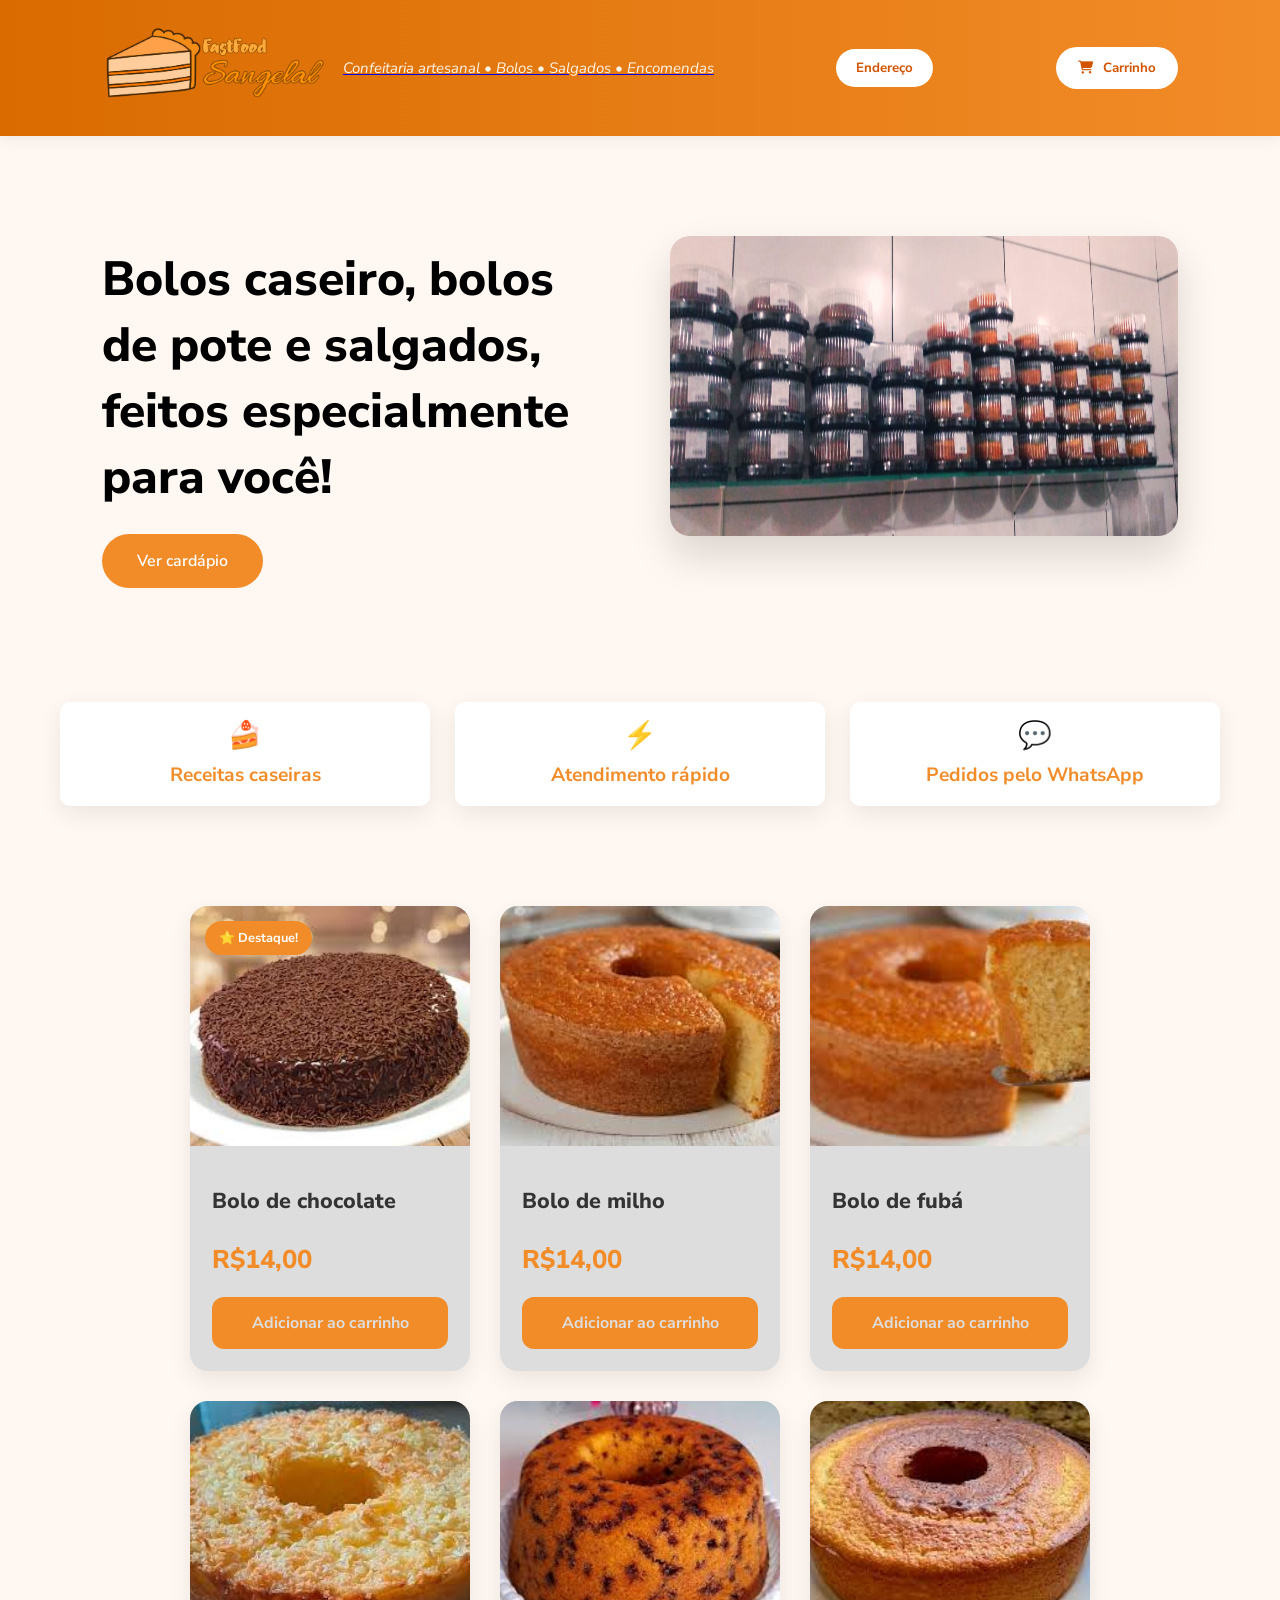
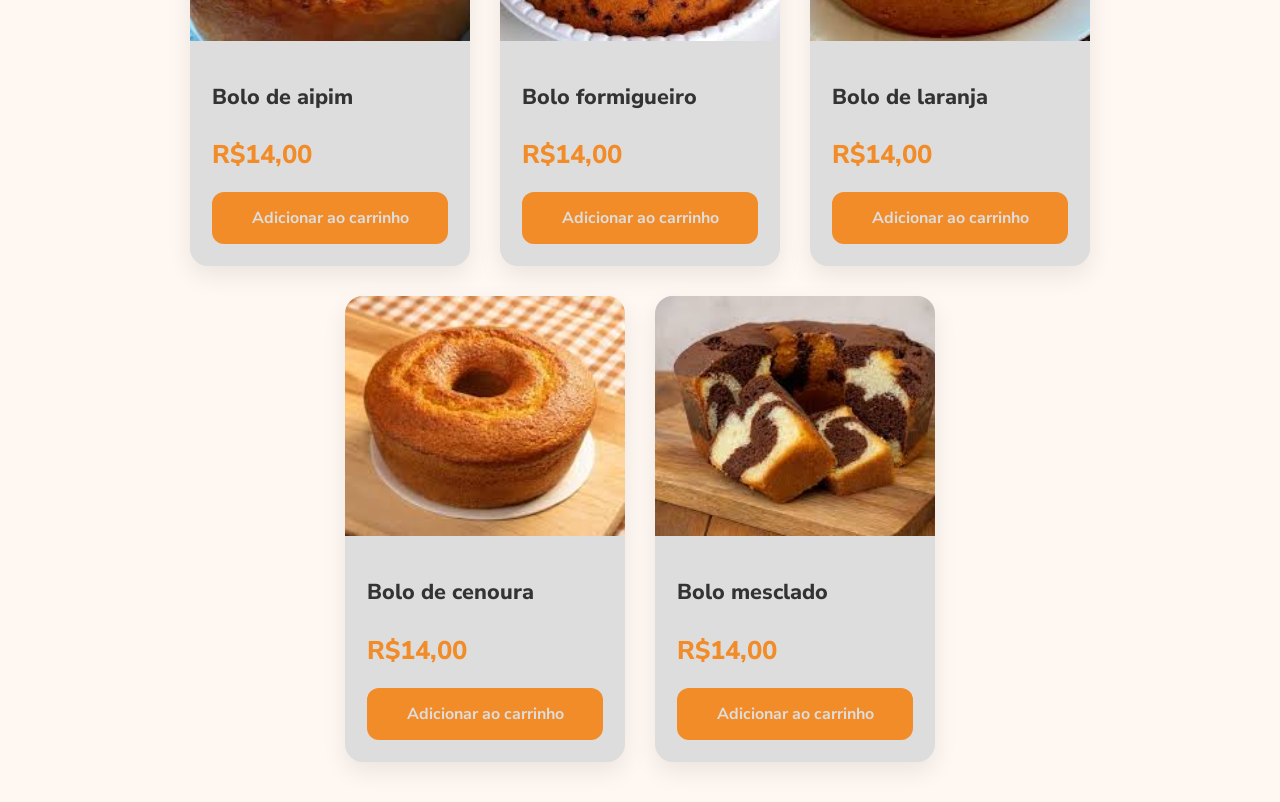
<file: index.html>
<!doctype html>
<html lang="pt-BR">
  <head>
    <meta charset="UTF-8" />
    <meta name="viewport" content="width=device-width, initial-scale=1.0" />
    <title>Fast Food Sangelal</title>

    <link
      rel="stylesheet"
      href="https://cdnjs.cloudflare.com/ajax/libs/font-awesome/6.7.2/css/all.min.css"
    />
    <link rel="preconnect" href="https://fonts.googleapis.com">
    <link rel="preconnect" href="https://fonts.gstatic.com" crossorigin>

    <link href="https://fonts.googleapis.com/css2?family=Nunito+Sans:wght@300;400;600;700;800&display=swap" rel="stylesheet">
    <link rel="stylesheet" href="css/style.css" />
  </head>

  <body>
    <header class="logo">
      <a href="index.html" class="logo">
        <img src="img/logo.png" alt="Logo: FastFood Sangelal" />

        <div class="logo-texto">
          <p>Confeitaria artesanal • Bolos • Salgados • Encomendas</p>
        </div>
      </a>

      <nav class="menu">
        <button onclick="toggleEndereco()">Endereço</button>

        <div id="endereco-box" class="endereco-box">
          Rua Nicolina da Silva Oliveira, 45 - Jacareí-SP
        </div>
      </nav>

      <button id="abrirCarrinho" class="btn-carrinho">
        <i class="fa-solid fa-cart-shopping"></i>
        <span>Carrinho</span>
        <span id="contador-carrinho">0</span>
      </button>
    </header>

    <section class="hero">
      <div class="hero-texto">
        <h1>Bolos caseiro, bolos de pote e salgados, feitos especialmente para você!</h1>
        <a href="#produtos" class="botao-banner">
          Ver cardápio
        </a>
      </div>
      <div class="hero-imagem">
        <img src="img/banner.jpeg" alt="Produtos">
      </div>
    </section>

    <section class="vantagens">
      <div class="vantagem">
        <span>🍰</span>
        <h3>Receitas caseiras</h3>
      </div>
            <div class="vantagem">
        <span>⚡</span>
        <h3>Atendimento rápido</h3>
      </div>
            <div class="vantagem">
        <span>💬</span>
        <h3>Pedidos pelo WhatsApp</h3>
      </div>
    </section>

    <main class="produtos">

      <div class="card">
        <div class="imagem-card">
          <span class="badge">⭐ Destaque!</span>
          <a href="paginas/chocolate.html"
            ><img src="img/chocolate.jpg" alt="Bolo de chocolate"
          /></a>
        </div>

        <div class="info-card">
          <h3>
            <a href="paginas/chocolate.html">Bolo de chocolate</a>
          </h3>
          <p class="preco">R$14,00</p>
          <button
            class="btn-produto"
            data-id="1"
            data-categoria="bolo"
            data-nome="Bolo de chocolate"
            data-preco="14"
            data-imagem="../img/chocolate.jpg"
          >
            Adicionar ao carrinho
          </button>
        </div>

      </div>

      <div class="card">
        <div class="imagem-card">
          <a href="paginas/milho.html"
            ><img src="img/milho.jpg" alt="Bolo de milho"
          /></a>
        </div>

        <div class="info-card">
          <h3>
            <a href="paginas/milho.html">Bolo de milho</a>
          </h3>
          <p class="preco">R$14,00</p>
          <button
            class="btn-produto"
            data-id="2"
            data-categoria="bolo"
            data-nome="Bolo de milho"
            data-preco="14"
            data-imagem="../img/milho.jpg"
          >
            Adicionar ao carrinho
          </button>
        </div>
        
      </div>

      <div class="card">
        <div class="imagem-card">
          <a href="paginas/fuba.html"
            ><img src="img/fuba.jpg" alt="Bolo de fuba"
          /></a>
        </div>

        <div class="info-card">
          <h3>
            <a href="paginas/fuba.html">Bolo de fubá</a>
          </h3>
          <p class="preco">R$14,00</p>
          <button
            class="btn-produto"
            data-id="3"
            data-categoria="bolo"
            data-nome="Bolo de fuba"
            data-preco="14"
            data-imagem="../img/fuba.jpg"
          >
            Adicionar ao carrinho
          </button>
        </div>
        
      </div>

      <div class="card">
        <div class="imagem-card">
          <a href="paginas/aipim.html"
            ><img src="img/aipim.jpg" alt="Bolo de aipim"
          /></a>
        </div>

        <div class="info-card">
          <h3>
            <a href="paginas/aipim.html">Bolo de aipim</a>
          </h3>
          <p class="preco">R$14,00</p>
          <button
            class="btn-produto"
            data-id="4"
            data-categoria="bolo"
            data-nome="Bolo de aipim"
            data-preco="14"
            data-imagem="../img/aipim.jpg"
          >
            Adicionar ao carrinho
          </button>
        </div>
        
      </div>

      <div class="card">
        <div class="imagem-card">
          <a href="paginas/formigueiro.html"
            ><img src="img/formigueiro.jpg" alt="Bolo formigueiro"
          /></a>
        </div>

        <div class="info-card">
          <h3>
            <a href="paginas/formigueiro.html">Bolo formigueiro</a>
          </h3>
          <p class="preco">R$14,00</p>
          <button
            class="btn-produto"
            data-id="5"
            data-categoria="bolo"
            data-nome="Bolo formigueiro"
            data-preco="14"
            data-imagem="../img/formigueiro.jpg"
          >
            Adicionar ao carrinho
          </button>
        </div>
        
      </div>

      <div class="card">
        <div class="imagem-card">
          <a href="paginas/laranja.html"
            ><img src="img/laranja.jpg" alt="Bolo de laranja"
          /></a>
        </div>

        <div class="info-card">
          <h3>
            <a href="paginas/laranja.html">Bolo de laranja</a>
          </h3>
          <p class="preco">R$14,00</p>
          <button
            class="btn-produto"
            data-id="6"
            data-categoria="bolo"
            data-nome="Bolo de laranja"
            data-preco="14"
            data-imagem="../img/laranja.jpg"
          >
            Adicionar ao carrinho
          </button>
        </div>
        
      </div>

      <div class="card">
        <div class="imagem-card">
          <a href="paginas/cenoura.html"
            ><img src="img/cenoura.jpg" alt="Bolo de cenoura"
          /></a>
        </div>

        <div class="info-card">
          <h3>
            <a href="paginas/cenoura.html">Bolo de cenoura</a>
          </h3>
          <p class="preco">R$14,00</p>
          <button
            class="btn-produto"
            data-id="7"
            data-categoria="bolo"
            data-nome="Bolo de cenoura"
            data-preco="14"
            data-imagem="../img/cenoura.jpg"
          >
            Adicionar ao carrinho
          </button>
        </div>
        
      </div>

      <div class="card">
        <div class="imagem-card">
          <a href="paginas/mesclado.html"
            ><img src="img/mesclado.jpg" alt="Bolo mesclado"
          /></a>
        </div>

        <div class="info-card">
          <h3>
            <a href="paginas/mesclado.html">Bolo mesclado</a>
          </h3>
          <p class="preco">R$14,00</p>
          <button
            class="btn-produto"
            data-id="8"
            data-categoria="bolo"
            data-nome="Bolo mesclado"
            data-preco="14"
            data-imagem="../img/mesclado.jpg"
          >
            Adicionar ao carrinho
          </button>
        </div>
        
      </div>

    <aside id="carrinho">
      <div class="topo-carrinho">
        <h2>Seu carrinho</h2>

        <button id="fecharCarrinho">✕</button>
      </div>

      <div id="lista-carrinho">
        <!-- Lista vai vir do js -->
      </div>

      <div class="resumo">
        <div class="total-carrinho">
            <span>Total:</span>
            <span id="total">0,00</span>
        </div>
            <a id="finalizar" class="btn-aside" href="paginas/checkout.html">Finalizar compra</a>
          <button id="limpar-carrinho" class="btn-aside">🗑 Limpar Carrinho</button>
      </div>
    </aside>

    <script src="js/script.js"></script>
    <script src="js/carrinho.js"></script>
  </body>
</html>
</file>
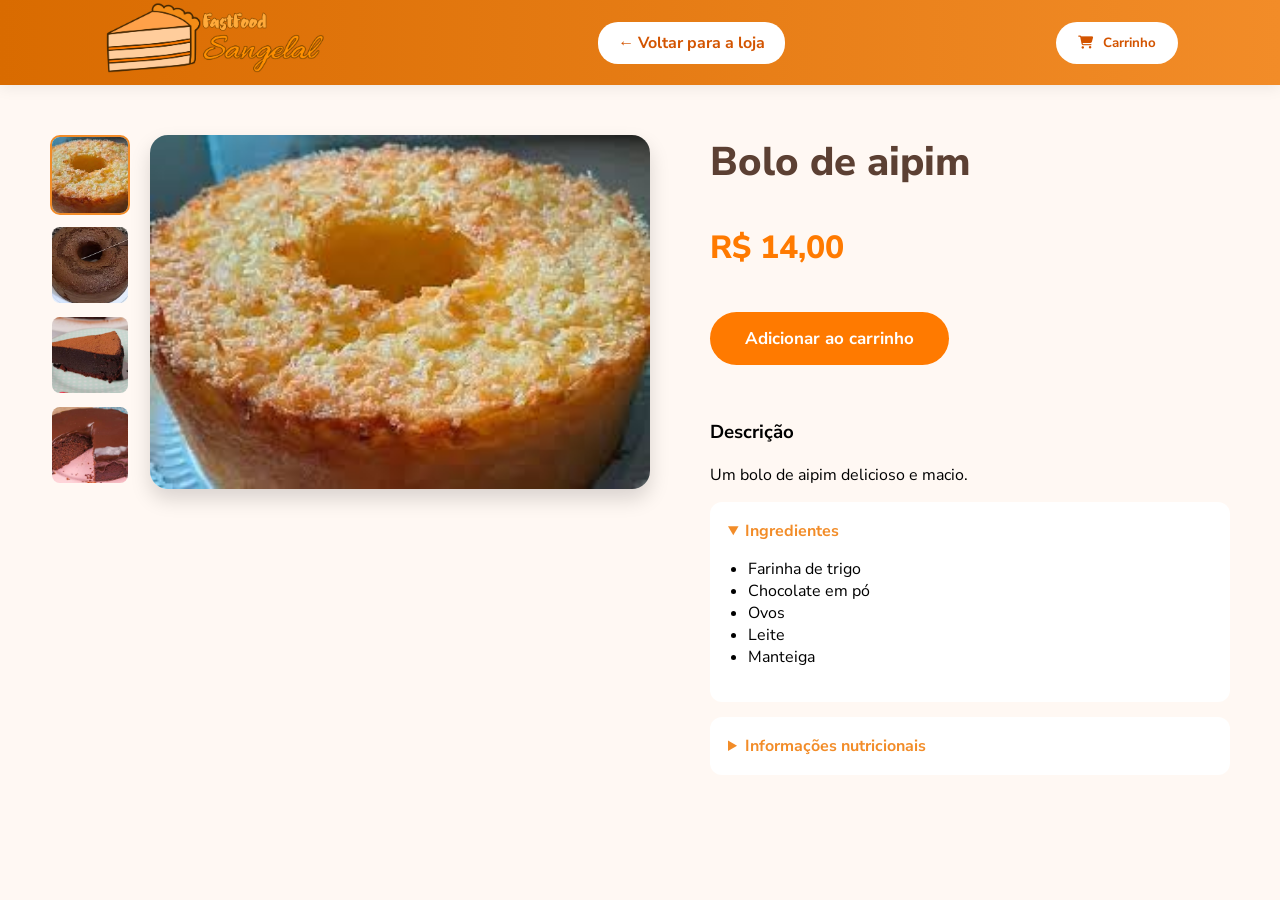
<file: paginas/aipim.html>
<!doctype html>
<html lang="pt-BR">
  <head>
    <meta charset="UTF-8" />
    <meta name="viewport" content="width=device-width, initial-scale=1.0" />
    <title>Bolo de aipim</title>

    <link
      rel="stylesheet"
      href="https://cdnjs.cloudflare.com/ajax/libs/font-awesome/6.7.2/css/all.min.css"
    />
    <link rel="preconnect" href="https://fonts.googleapis.com">
    <link rel="preconnect" href="https://fonts.gstatic.com" crossorigin>
    <link href="https://fonts.googleapis.com/css2?family=Nunito+Sans:wght@300;400;600;700;800&display=swap" rel="stylesheet">

    <link rel="stylesheet" href="../css/produtos.css" />
  </head>
  <body>
        <header class="logo">
      <a href="index.html" class="logo">
        <img src="../img/logo.png" alt="Logo: FastFood Sangelal" />
      </a>
      <a href="../index.html" class="btn-loja"> ← Voltar para a loja </a>
            <button id="abrirCarrinho" class="btn-carrinho">
        <i class="fa-solid fa-cart-shopping"></i>
        <span>Carrinho</span>
        <span id="contador-carrinho">0</span>
      </button>
    </header>

    <main class="produto">
      <div class="galeria">

        <div class="miniaturas">

          <img class="miniatura ativa" src="../img/aipim.jpg" alt="Foto 1">

          <img class="miniatura" src="../img/chocolate2.jpg" alt="Foto 2">
          <img class="miniatura" src="../img/chocolate3.jpg" alt="Foto 3">
          <img class="miniatura" src="../img/chocolate4.jpg" alt="Foto 4">
        </div>

        <div class="imagem-principal">
          <img id="imagemPrincipal" src="../img/aipim.jpg" alt="Bolo de aipim" />
        </div>
      </div>


      <div class="produto-info">
        <h1>Bolo de aipim</h1>
        <p class="preco">R$ 14,00</p>

        <button             
          class="btn-produto"
          data-id="4"
          data-categoria="bolo"
          data-nome="Bolo de aipim"
          data-preco="14"
          data-imagem="../img/aipim.jpg"
          >Adicionar ao carrinho</button>

              <h3>Descrição</h3>
        <p>Um bolo de aipim delicioso e macio. </p>

        <details open>
          <summary>
            Ingredientes
          </summary>
          <ul class="ingredientes">
            <li>Farinha de trigo</li>
            <li>Chocolate em pó</li>
            <li>Ovos</li>
            <li>Leite</li>
            <li>Manteiga</li>
          </ul>
        </details>

        <details>
          <summary>
            Informações nutricionais
          </summary>
          <table>
            <caption>
              Porção por embalagem: 8 porções
              Porção: 56g (1 fatia)
            </caption>

            <thead>
              <tr>
                <th scope="col"></th>
                <th scope="col">100g</th>
                <th scope="col">56g</th>
                <th scope="col">%VD</th>
              </tr>
            </thead>
            <tbody>
              <tr>
                <th scope="row">Valor energético (kcal)</th>
                <td>340</td>
                <td>190</td>
                <td>10</td>
              </tr>

              <tr>
                <th scope="row">Carboidratos totais (g)</th>
                <td>52</td>
                <td>29</td>
                <td>10</td>
              </tr>

              <tr>
                <th scope="row">Açúcares totais (g)</th>
                <td>28</td>
                <td>16</td>
                <td>-</td>
              </tr>

              <tr>
                <th scope="row">Açúcares adicionados (g)</th>
                <td>26</td>
                <td>15</td>
                <td>30</td>
              </tr>

              <tr>
                <th scope="row">Proteínas (g)</th>
                <td>6</td>
                <td>3</td>
                <td>4</td>
              </tr>

              <tr>
                <th scope="row">Gorduras totais (g)</th>
                <td>13</td>
                <td>7</td>
                <td>11</td>
              </tr>

              <tr>
                <th scope="row">Gorduras saturadas (g)</th>
                <td>2,5</td>
                <td>1,4</td>
                <td>7</td>
              </tr>

              <tr>
                <th scope="row">Gorduras trans (g)</th>
                <td>0</td>
                <td>0</td>
                <td>0</td>
              </tr>

              <tr>
                <th scope="row">Fibras alimentares (g)</th>
                <td>2</td>
                <td>1,1</td>
                <td>4</td>
              </tr>

              <tr>
                <th scope="row">Sódio (mg)</th>
                <td>120</td>
                <td>67</td>
                <td>3</td>
              </tr>

            </tbody>
          </table>
        </details>
        </div>
    </main>

    <aside id="carrinho">
      <div class="topo-carrinho">
        <h2>Seu carrinho</h2>

        <button id="fecharCarrinho">✕</button>
      </div>

      <div id="lista-carrinho">
        <!-- Lista vai vir do js -->
      </div>

      <div class="resumo">
        <div class="total-carrinho">
            <span>Total:</span>
            <span id="total">0,00</span>
        </div>
            <a id="finalizar" class="btn-aside" href="paginas/checkout.html">Finalizar compra</a>
          <button id="limpar-carrinho" class="btn-aside">🗑 Limpar Carrinho</button>
      </div>
    </aside>

    <script src="../js/carrinho.js"></script>
    <script src="../js/script.js"></script>
    <script src="..//js/produtos.js"></script>
  </body>
</html>
</file>
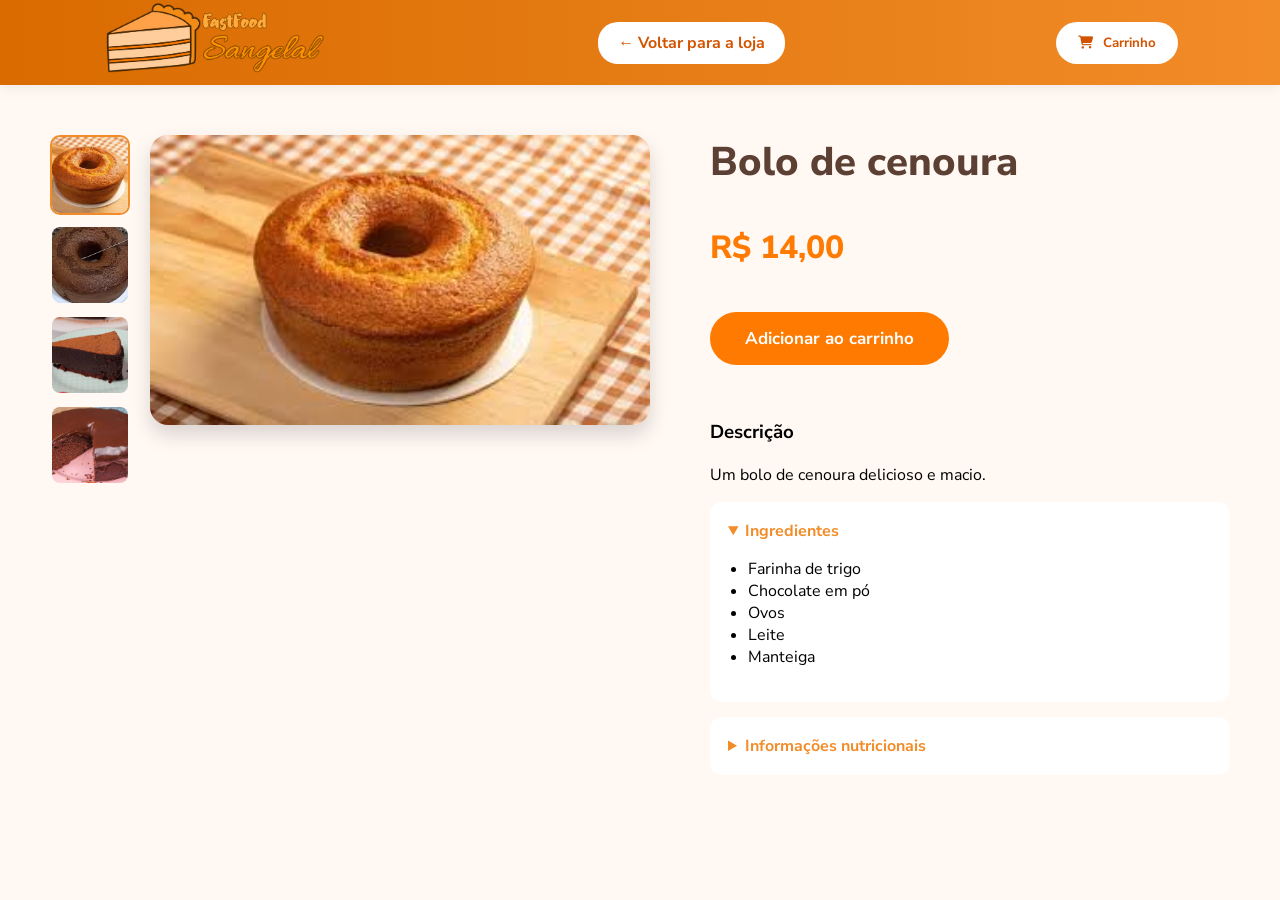
<file: paginas/cenoura.html>
<!doctype html>
<html lang="pt-BR">
  <head>
    <meta charset="UTF-8" />
    <meta name="viewport" content="width=device-width, initial-scale=1.0" />
    <title>Bolo de cenoura</title>

    <link
      rel="stylesheet"
      href="https://cdnjs.cloudflare.com/ajax/libs/font-awesome/6.7.2/css/all.min.css"
    />
    <link rel="preconnect" href="https://fonts.googleapis.com">
    <link rel="preconnect" href="https://fonts.gstatic.com" crossorigin>
    <link href="https://fonts.googleapis.com/css2?family=Nunito+Sans:wght@300;400;600;700;800&display=swap" rel="stylesheet">

    <link rel="stylesheet" href="../css/produtos.css" />
  </head>
  <body>
        <header class="logo">
      <a href="index.html" class="logo">
        <img src="../img/logo.png" alt="Logo: FastFood Sangelal" />
      </a>
      <a href="../index.html" class="btn-loja"> ← Voltar para a loja </a>
            <button id="abrirCarrinho" class="btn-carrinho">
        <i class="fa-solid fa-cart-shopping"></i>
        <span>Carrinho</span>
        <span id="contador-carrinho">0</span>
      </button>
    </header>

    <main class="produto">
      <div class="galeria">

        <div class="miniaturas">

          <img class="miniatura ativa" src="../img/cenoura.jpg" alt="Foto 1">

          <img class="miniatura" src="../img/chocolate2.jpg" alt="Foto 2">
          <img class="miniatura" src="../img/chocolate3.jpg" alt="Foto 3">
          <img class="miniatura" src="../img/chocolate4.jpg" alt="Foto 4">
        </div>

        <div class="imagem-principal">
          <img id="imagemPrincipal" src="../img/cenoura.jpg" alt="Bolo de cenoura" />
        </div>
      </div>


      <div class="produto-info">
        <h1>Bolo de cenoura</h1>
        <p class="preco">R$ 14,00</p>

        <button             
          class="btn-produto"
          data-id="7"
          data-categoria="bolo"
          data-nome="Bolo de cenoura"
          data-preco="14"
          data-imagem="../img/cenoura.jpg"
          >Adicionar ao carrinho</button>

              <h3>Descrição</h3>
        <p>Um bolo de cenoura delicioso e macio. </p>

        <details open>
          <summary>
            Ingredientes
          </summary>
          <ul class="ingredientes">
            <li>Farinha de trigo</li>
            <li>Chocolate em pó</li>
            <li>Ovos</li>
            <li>Leite</li>
            <li>Manteiga</li>
          </ul>
        </details>

        <details>
          <summary>
            Informações nutricionais
          </summary>
          <table>
            <caption>
              Porção por embalagem: 8 porções
              Porção: 56g (1 fatia)
            </caption>

            <thead>
              <tr>
                <th scope="col"></th>
                <th scope="col">100g</th>
                <th scope="col">56g</th>
                <th scope="col">%VD</th>
              </tr>
            </thead>
            <tbody>
              <tr>
                <th scope="row">Valor energético (kcal)</th>
                <td>340</td>
                <td>190</td>
                <td>10</td>
              </tr>

              <tr>
                <th scope="row">Carboidratos totais (g)</th>
                <td>52</td>
                <td>29</td>
                <td>10</td>
              </tr>

              <tr>
                <th scope="row">Açúcares totais (g)</th>
                <td>28</td>
                <td>16</td>
                <td>-</td>
              </tr>

              <tr>
                <th scope="row">Açúcares adicionados (g)</th>
                <td>26</td>
                <td>15</td>
                <td>30</td>
              </tr>

              <tr>
                <th scope="row">Proteínas (g)</th>
                <td>6</td>
                <td>3</td>
                <td>4</td>
              </tr>

              <tr>
                <th scope="row">Gorduras totais (g)</th>
                <td>13</td>
                <td>7</td>
                <td>11</td>
              </tr>

              <tr>
                <th scope="row">Gorduras saturadas (g)</th>
                <td>2,5</td>
                <td>1,4</td>
                <td>7</td>
              </tr>

              <tr>
                <th scope="row">Gorduras trans (g)</th>
                <td>0</td>
                <td>0</td>
                <td>0</td>
              </tr>

              <tr>
                <th scope="row">Fibras alimentares (g)</th>
                <td>2</td>
                <td>1,1</td>
                <td>4</td>
              </tr>

              <tr>
                <th scope="row">Sódio (mg)</th>
                <td>120</td>
                <td>67</td>
                <td>3</td>
              </tr>

            </tbody>
          </table>
        </details>
        </div>
    </main>

    <aside id="carrinho">
      <div class="topo-carrinho">
        <h2>Seu carrinho</h2>

        <button id="fecharCarrinho">✕</button>
      </div>

      <div id="lista-carrinho">
        <!-- Lista vai vir do js -->
      </div>

      <div class="resumo">
        <div class="total-carrinho">
            <span>Total:</span>
            <span id="total">0,00</span>
        </div>
            <a id="finalizar" class="btn-aside" href="paginas/checkout.html">Finalizar compra</a>
          <button id="limpar-carrinho" class="btn-aside">🗑 Limpar Carrinho</button>
      </div>
    </aside>

    <script src="../js/carrinho.js"></script>
    <script src="../js/script.js"></script>
    <script src="..//js/produtos.js"></script>
  </body>
</html>
</file>
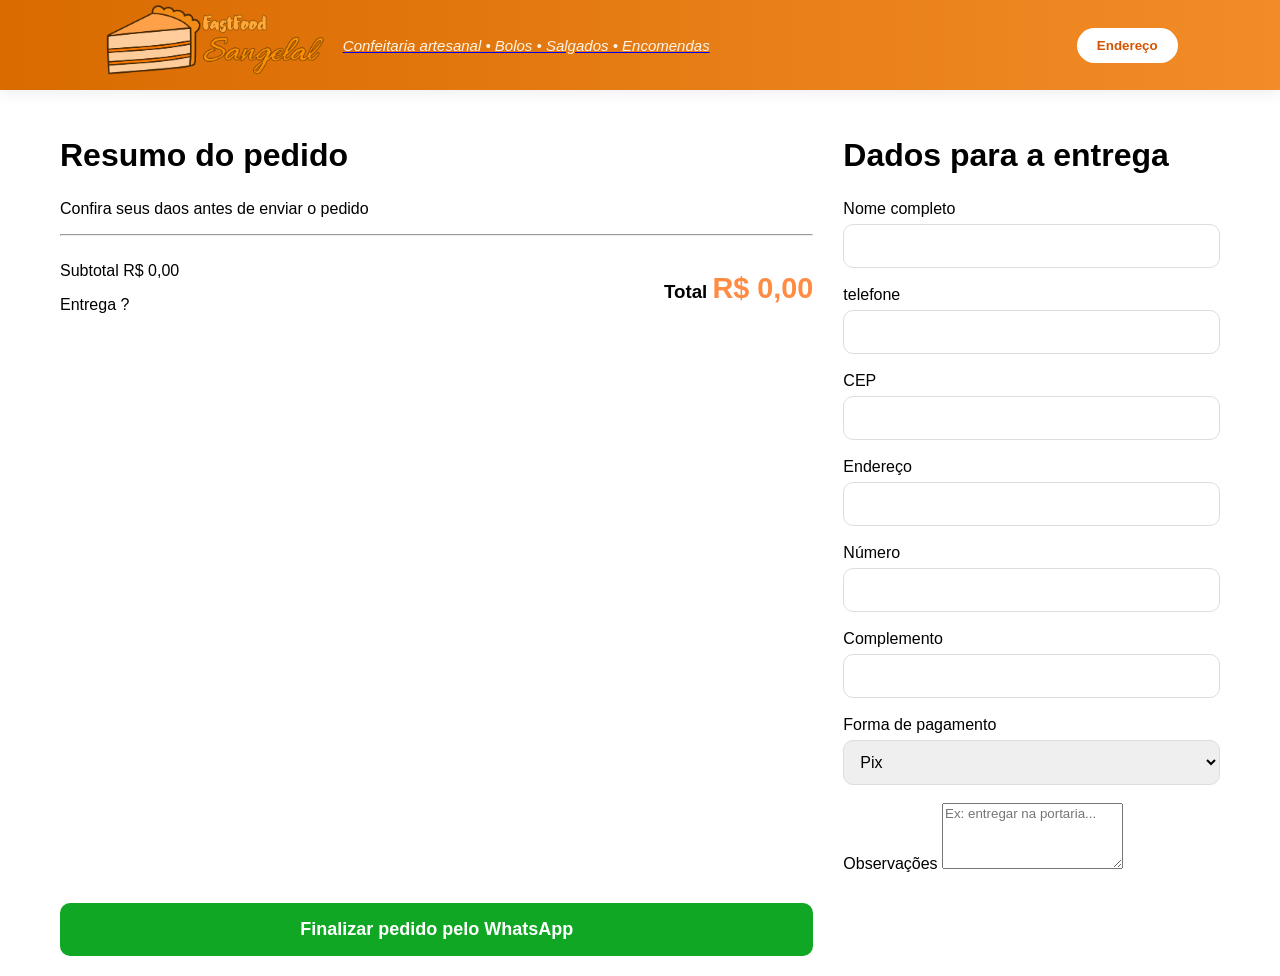
<file: paginas/checkout.html>
<!DOCTYPE html>
<html lang="pt-BR">
<head>
    <meta charset="UTF-8">
    <meta name="viewport" content="width=device-width, initial-scale=1.0">
    <title>Document</title>

    <link rel="stylesheet" href="../css/checkout.css">
</head>
<body>
    <header class="logo">
        <a href="../index.html" class="logo">
            <img src="../img/logo.png" alt="Logo: FastFood Sangelal" />

            <div class="logo-texto">
            <p>Confeitaria artesanal • Bolos • Salgados • Encomendas</p>
            </div>
        </a>

        <nav class="menu">
            <button onclick="toggleEndereco()">Endereço</button>

            <div id="endereco-box" class="endereco-box">
            Rua Nicolina da Silva Oliveira, 45 - Jacareí-SP
            </div>
        </nav>
    </header>
        
    <main class="checkout">
        <section class="resumo">
            <h2>Resumo do pedido</h2>
            <p>Confira seus daos antes de enviar o pedido</p>

            <div id="lista-checkout">
            </div>

            <hr>
            <div class="totais">
                <div class="subtotal-checkout">
                    <p>Subtotal <span id="subtotal-checkout">R$ 0,00</span></p>
                    <p>Entrega <span>?</span></p>
                </div>
                <div class="total-checkout">
                    <h3>Total <span id="total-checkout">R$ 0,00</span></h3>
                </div>
            </div>
        </section>

        <section class="dados">
            <h2>Dados para a entrega</h2>

            <label for="nome">Nome completo</label>
            <input type="text" id="nome" required>

            <label for="telefone">telefone</label>
            <input type="tel" id="telefone">

            <label for="cep">CEP</label>
            <input type="text" id="cep">

            <label for="endereco">Endereço</label>
            <input type="text" id="endereco">

            <label for="numero">Número</label>
            <input type="text" id="numero">

            <label for="complemento">Complemento</label>
            <input type="text" id="complemento">

            <label for="pagamento">Forma de pagamento</label>
            <select name="" id="pagamento">
                <option value="pix">Pix</option>
                <option value="dinheiro">Dinheiro</option>
                <option value="cartao">Cartão</option>
            </select>

            <label for="observacoes">Observações</label>
            <textarea id="observacoes" rows="4" placeholder="Ex: entregar na portaria..."></textarea>

        </section>

        <button id="finalizar-pedido">Finalizar pedido pelo WhatsApp</button>
    </main>

    <script src="../js/checkout.js"></script>
</body>
</html>
</file>
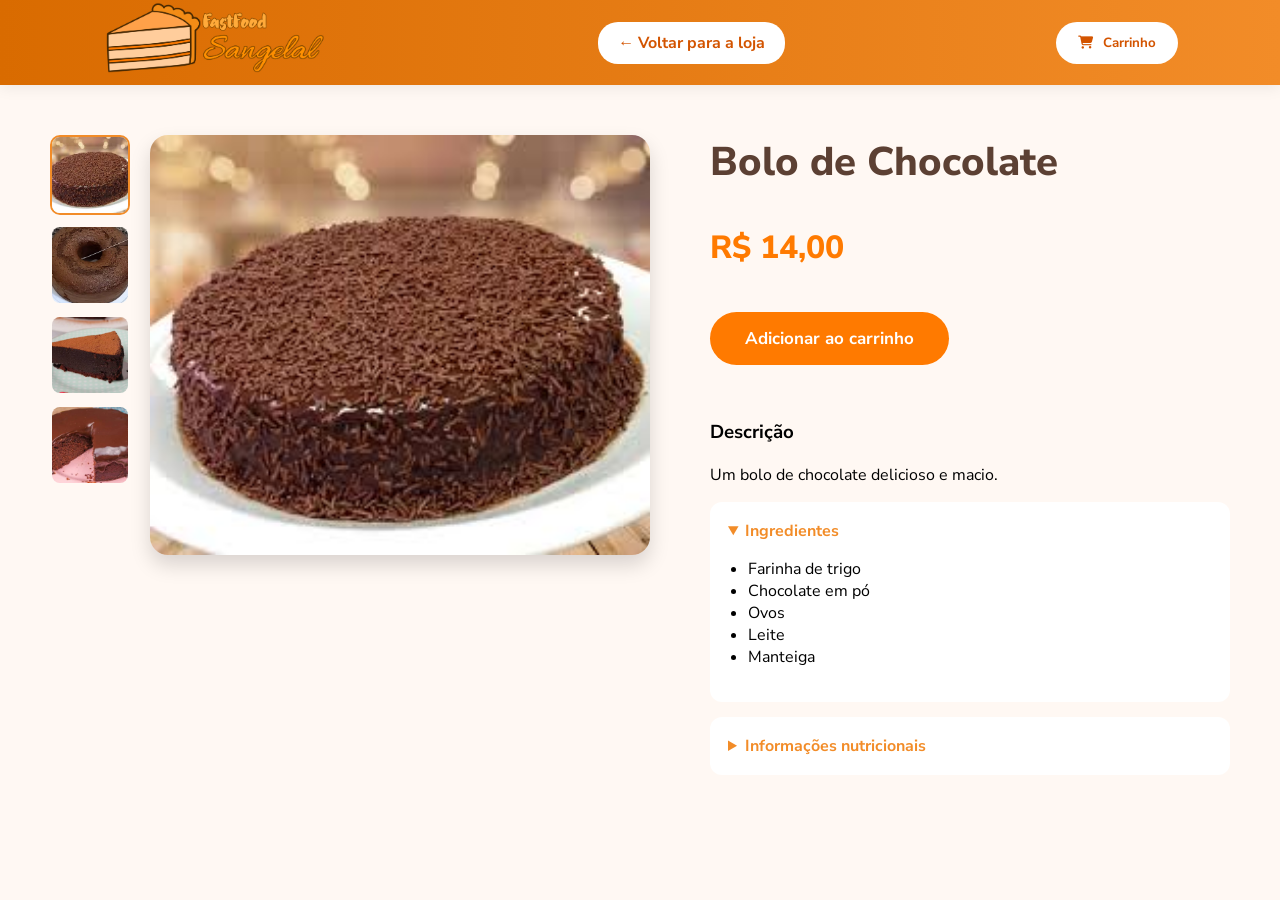
<file: paginas/chocolate.html>
<!doctype html>
<html lang="pt-BR">
  <head>
    <meta charset="UTF-8" />
    <meta name="viewport" content="width=device-width, initial-scale=1.0" />
    <title>Bolo de chocolate</title>

    <link
      rel="stylesheet"
      href="https://cdnjs.cloudflare.com/ajax/libs/font-awesome/6.7.2/css/all.min.css"
    />
    <link rel="preconnect" href="https://fonts.googleapis.com">
    <link rel="preconnect" href="https://fonts.gstatic.com" crossorigin>
    <link href="https://fonts.googleapis.com/css2?family=Nunito+Sans:wght@300;400;600;700;800&display=swap" rel="stylesheet">

    <link rel="stylesheet" href="../css/produtos.css" />
  </head>
  <body>
        <header class="logo">
      <a href="index.html" class="logo">
        <img src="../img/logo.png" alt="Logo: FastFood Sangelal" />
      </a>
      <a href="../index.html" class="btn-loja"> ← Voltar para a loja </a>
            <button id="abrirCarrinho" class="btn-carrinho">
        <i class="fa-solid fa-cart-shopping"></i>
        <span>Carrinho</span>
        <span id="contador-carrinho">0</span>
      </button>
    </header>

    <main class="produto">
      <div class="galeria">

        <div class="miniaturas">

          <img class="miniatura ativa" src="../img/chocolate.jpg" alt="Foto 1">

          <img class="miniatura" src="../img/chocolate2.jpg" alt="Foto 2">
          <img class="miniatura" src="../img/chocolate3.jpg" alt="Foto 3">
          <img class="miniatura" src="../img/chocolate4.jpg" alt="Foto 4">
        </div>

        <div class="imagem-principal">
          <img id="imagemPrincipal" src="../img/chocolate.jpg" alt="Bolo de Chocolate" />
        </div>
      </div>


      <div class="produto-info">
        <h1>Bolo de Chocolate</h1>
        <p class="preco">R$ 14,00</p>

        <button             
          class="btn-produto"
          data-id="1"
          data-categoria="bolo"
          data-nome="Bolo de chocolate"
          data-preco="14">Adicionar ao carrinho</button>

              <h3>Descrição</h3>
        <p>Um bolo de chocolate delicioso e macio. </p>

        <details open>
          <summary>
            Ingredientes
          </summary>
          <ul class="ingredientes">
            <li>Farinha de trigo</li>
            <li>Chocolate em pó</li>
            <li>Ovos</li>
            <li>Leite</li>
            <li>Manteiga</li>
          </ul>
        </details>

        <details>
          <summary>
            Informações nutricionais
          </summary>
          <table>
            <caption>
              Porção por embalagem: 8 porções
              Porção: 56g (1 fatia)
            </caption>

            <thead>
              <tr>
                <th scope="col"></th>
                <th scope="col">100g</th>
                <th scope="col">56g</th>
                <th scope="col">%VD</th>
              </tr>
            </thead>
            <tbody>
              <tr>
                <th scope="row">Valor energético (kcal)</th>
                <td>340</td>
                <td>190</td>
                <td>10</td>
              </tr>

              <tr>
                <th scope="row">Carboidratos totais (g)</th>
                <td>52</td>
                <td>29</td>
                <td>10</td>
              </tr>

              <tr>
                <th scope="row">Açúcares totais (g)</th>
                <td>28</td>
                <td>16</td>
                <td>-</td>
              </tr>

              <tr>
                <th scope="row">Açúcares adicionados (g)</th>
                <td>26</td>
                <td>15</td>
                <td>30</td>
              </tr>

              <tr>
                <th scope="row">Proteínas (g)</th>
                <td>6</td>
                <td>3</td>
                <td>4</td>
              </tr>

              <tr>
                <th scope="row">Gorduras totais (g)</th>
                <td>13</td>
                <td>7</td>
                <td>11</td>
              </tr>

              <tr>
                <th scope="row">Gorduras saturadas (g)</th>
                <td>2,5</td>
                <td>1,4</td>
                <td>7</td>
              </tr>

              <tr>
                <th scope="row">Gorduras trans (g)</th>
                <td>0</td>
                <td>0</td>
                <td>0</td>
              </tr>

              <tr>
                <th scope="row">Fibras alimentares (g)</th>
                <td>2</td>
                <td>1,1</td>
                <td>4</td>
              </tr>

              <tr>
                <th scope="row">Sódio (mg)</th>
                <td>120</td>
                <td>67</td>
                <td>3</td>
              </tr>

            </tbody>
          </table>
        </details>
        </div>
    </main>

    <aside id="carrinho">
      <div class="topo-carrinho">
        <h2>Seu carrinho</h2>

        <button id="fecharCarrinho">✕</button>
      </div>

      <div id="lista-carrinho">
        <!-- Lista vai vir do js -->
      </div>

      <div class="resumo">
        <p>Total:</p>
        <h2>
          
          <span id="total">0,00</span>
        </h2>
      </div>

      <button id="finalizar">
        <a href="paginas/checkout.html">Finalizar compra</a>
      </button>
      <button id="limpar-carrinho">🗑 Limpar Carrinho</button>
    </aside>

    <script src="../js/carrinho.js"></script>
    <script src="../js/script.js"></script>
    <script src="..//js/produtos.js"></script>
  </body>
</html>
</file>
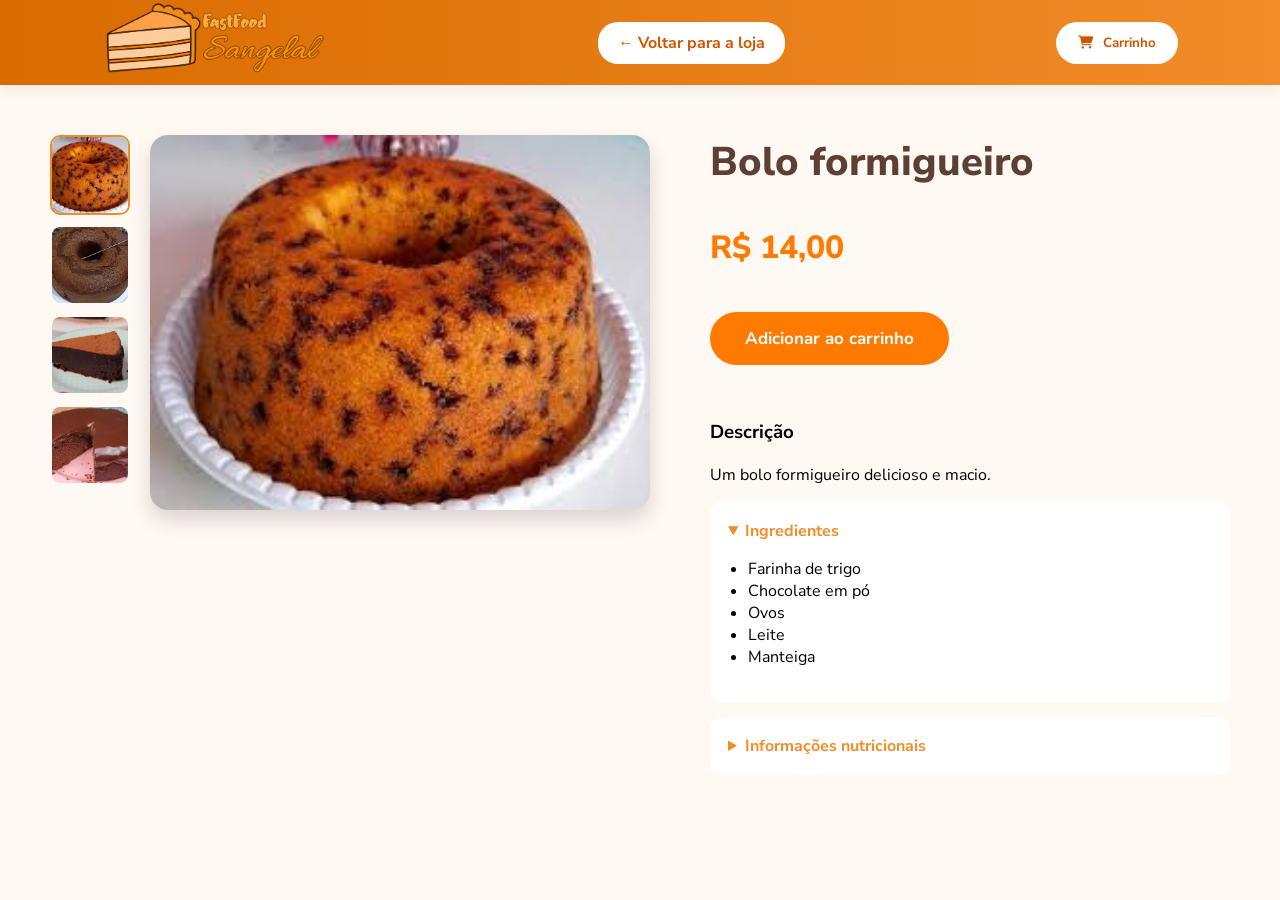
<file: paginas/formigueiro.html>
<!doctype html>
<html lang="pt-BR">
  <head>
    <meta charset="UTF-8" />
    <meta name="viewport" content="width=device-width, initial-scale=1.0" />
    <title>Bolo formigueiro</title>

    <link
      rel="stylesheet"
      href="https://cdnjs.cloudflare.com/ajax/libs/font-awesome/6.7.2/css/all.min.css"
    />
    <link rel="preconnect" href="https://fonts.googleapis.com">
    <link rel="preconnect" href="https://fonts.gstatic.com" crossorigin>
    <link href="https://fonts.googleapis.com/css2?family=Nunito+Sans:wght@300;400;600;700;800&display=swap" rel="stylesheet">

    <link rel="stylesheet" href="../css/produtos.css" />
  </head>
  <body>
        <header class="logo">
      <a href="index.html" class="logo">
        <img src="../img/logo.png" alt="Logo: FastFood Sangelal" />
      </a>
      <a href="../index.html" class="btn-loja"> ← Voltar para a loja </a>
            <button id="abrirCarrinho" class="btn-carrinho">
        <i class="fa-solid fa-cart-shopping"></i>
        <span>Carrinho</span>
        <span id="contador-carrinho">0</span>
      </button>
    </header>

    <main class="produto">
      <div class="galeria">

        <div class="miniaturas">

          <img class="miniatura ativa" src="../img/formigueiro.jpg" alt="Foto 1">

          <img class="miniatura" src="../img/chocolate2.jpg" alt="Foto 2">
          <img class="miniatura" src="../img/chocolate3.jpg" alt="Foto 3">
          <img class="miniatura" src="../img/chocolate4.jpg" alt="Foto 4">
        </div>

        <div class="imagem-principal">
          <img id="imagemPrincipal" src="../img/formigueiro.jpg" alt="Bolo formigueiro" />
        </div>
      </div>


      <div class="produto-info">
        <h1>Bolo formigueiro</h1>
        <p class="preco">R$ 14,00</p>

        <button             
          class="btn-produto"
          data-id="5"
          data-categoria="bolo"
          data-nome="Bolo formigueiro"
          data-preco="14"
          data-imagem="../img/formigueiro.jpg"
          >Adicionar ao carrinho</button>

              <h3>Descrição</h3>
        <p>Um bolo formigueiro delicioso e macio. </p>

        <details open>
          <summary>
            Ingredientes
          </summary>
          <ul class="ingredientes">
            <li>Farinha de trigo</li>
            <li>Chocolate em pó</li>
            <li>Ovos</li>
            <li>Leite</li>
            <li>Manteiga</li>
          </ul>
        </details>

        <details>
          <summary>
            Informações nutricionais
          </summary>
          <table>
            <caption>
              Porção por embalagem: 8 porções
              Porção: 56g (1 fatia)
            </caption>

            <thead>
              <tr>
                <th scope="col"></th>
                <th scope="col">100g</th>
                <th scope="col">56g</th>
                <th scope="col">%VD</th>
              </tr>
            </thead>
            <tbody>
              <tr>
                <th scope="row">Valor energético (kcal)</th>
                <td>340</td>
                <td>190</td>
                <td>10</td>
              </tr>

              <tr>
                <th scope="row">Carboidratos totais (g)</th>
                <td>52</td>
                <td>29</td>
                <td>10</td>
              </tr>

              <tr>
                <th scope="row">Açúcares totais (g)</th>
                <td>28</td>
                <td>16</td>
                <td>-</td>
              </tr>

              <tr>
                <th scope="row">Açúcares adicionados (g)</th>
                <td>26</td>
                <td>15</td>
                <td>30</td>
              </tr>

              <tr>
                <th scope="row">Proteínas (g)</th>
                <td>6</td>
                <td>3</td>
                <td>4</td>
              </tr>

              <tr>
                <th scope="row">Gorduras totais (g)</th>
                <td>13</td>
                <td>7</td>
                <td>11</td>
              </tr>

              <tr>
                <th scope="row">Gorduras saturadas (g)</th>
                <td>2,5</td>
                <td>1,4</td>
                <td>7</td>
              </tr>

              <tr>
                <th scope="row">Gorduras trans (g)</th>
                <td>0</td>
                <td>0</td>
                <td>0</td>
              </tr>

              <tr>
                <th scope="row">Fibras alimentares (g)</th>
                <td>2</td>
                <td>1,1</td>
                <td>4</td>
              </tr>

              <tr>
                <th scope="row">Sódio (mg)</th>
                <td>120</td>
                <td>67</td>
                <td>3</td>
              </tr>

            </tbody>
          </table>
        </details>
        </div>
    </main>

    <aside id="carrinho">
      <div class="topo-carrinho">
        <h2>Seu carrinho</h2>

        <button id="fecharCarrinho">✕</button>
      </div>

      <div id="lista-carrinho">
        <!-- Lista vai vir do js -->
      </div>

      <div class="resumo">
        <div class="total-carrinho">
            <span>Total:</span>
            <span id="total">0,00</span>
        </div>
            <a id="finalizar" class="btn-aside" href="paginas/checkout.html">Finalizar compra</a>
          <button id="limpar-carrinho" class="btn-aside">🗑 Limpar Carrinho</button>
      </div>
    </aside>

    <script src="../js/carrinho.js"></script>
    <script src="../js/script.js"></script>
    <script src="..//js/produtos.js"></script>
  </body>
</html>
</file>
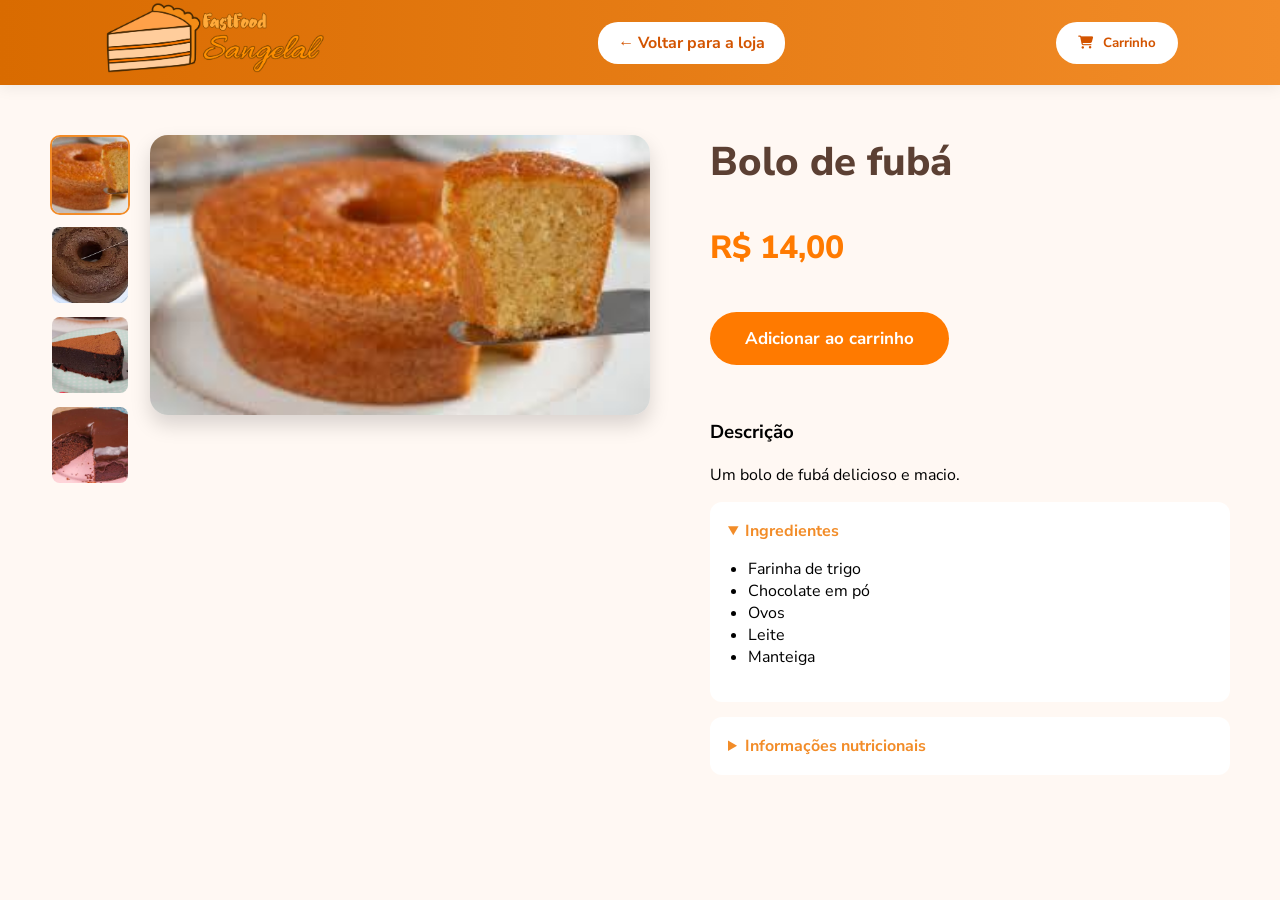
<file: paginas/fuba.html>
<!doctype html>
<html lang="pt-BR">
  <head>
    <meta charset="UTF-8" />
    <meta name="viewport" content="width=device-width, initial-scale=1.0" />
    <title>Bolo de fubá</title>

    <link
      rel="stylesheet"
      href="https://cdnjs.cloudflare.com/ajax/libs/font-awesome/6.7.2/css/all.min.css"
    />
    <link rel="preconnect" href="https://fonts.googleapis.com">
    <link rel="preconnect" href="https://fonts.gstatic.com" crossorigin>
    <link href="https://fonts.googleapis.com/css2?family=Nunito+Sans:wght@300;400;600;700;800&display=swap" rel="stylesheet">

    <link rel="stylesheet" href="../css/produtos.css" />
  </head>
  <body>
        <header class="logo">
      <a href="index.html" class="logo">
        <img src="../img/logo.png" alt="Logo: FastFood Sangelal" />
      </a>
      <a href="../index.html" class="btn-loja"> ← Voltar para a loja </a>
            <button id="abrirCarrinho" class="btn-carrinho">
        <i class="fa-solid fa-cart-shopping"></i>
        <span>Carrinho</span>
        <span id="contador-carrinho">0</span>
      </button>
    </header>

    <main class="produto">
      <div class="galeria">

        <div class="miniaturas">

          <img class="miniatura ativa" src="../img/fuba.jpg" alt="Foto 1">

          <img class="miniatura" src="../img/chocolate2.jpg" alt="Foto 2">
          <img class="miniatura" src="../img/chocolate3.jpg" alt="Foto 3">
          <img class="miniatura" src="../img/chocolate4.jpg" alt="Foto 4">
        </div>

        <div class="imagem-principal">
          <img id="imagemPrincipal" src="../img/fuba.jpg" alt="Bolo de fubá" />
        </div>
      </div>


      <div class="produto-info">
        <h1>Bolo de fubá</h1>
        <p class="preco">R$ 14,00</p>

        <button             
          class="btn-produto"
          data-id="3"
          data-categoria="bolo"
          data-nome="Bolo de fubá"
          data-preco="14"
          data-imagem="../img/fuba.jpg"
          >Adicionar ao carrinho</button>

              <h3>Descrição</h3>
        <p>Um bolo de fubá delicioso e macio. </p>

        <details open>
          <summary>
            Ingredientes
          </summary>
          <ul class="ingredientes">
            <li>Farinha de trigo</li>
            <li>Chocolate em pó</li>
            <li>Ovos</li>
            <li>Leite</li>
            <li>Manteiga</li>
          </ul>
        </details>

        <details>
          <summary>
            Informações nutricionais
          </summary>
          <table>
            <caption>
              Porção por embalagem: 8 porções
              Porção: 56g (1 fatia)
            </caption>

            <thead>
              <tr>
                <th scope="col"></th>
                <th scope="col">100g</th>
                <th scope="col">56g</th>
                <th scope="col">%VD</th>
              </tr>
            </thead>
            <tbody>
              <tr>
                <th scope="row">Valor energético (kcal)</th>
                <td>340</td>
                <td>190</td>
                <td>10</td>
              </tr>

              <tr>
                <th scope="row">Carboidratos totais (g)</th>
                <td>52</td>
                <td>29</td>
                <td>10</td>
              </tr>

              <tr>
                <th scope="row">Açúcares totais (g)</th>
                <td>28</td>
                <td>16</td>
                <td>-</td>
              </tr>

              <tr>
                <th scope="row">Açúcares adicionados (g)</th>
                <td>26</td>
                <td>15</td>
                <td>30</td>
              </tr>

              <tr>
                <th scope="row">Proteínas (g)</th>
                <td>6</td>
                <td>3</td>
                <td>4</td>
              </tr>

              <tr>
                <th scope="row">Gorduras totais (g)</th>
                <td>13</td>
                <td>7</td>
                <td>11</td>
              </tr>

              <tr>
                <th scope="row">Gorduras saturadas (g)</th>
                <td>2,5</td>
                <td>1,4</td>
                <td>7</td>
              </tr>

              <tr>
                <th scope="row">Gorduras trans (g)</th>
                <td>0</td>
                <td>0</td>
                <td>0</td>
              </tr>

              <tr>
                <th scope="row">Fibras alimentares (g)</th>
                <td>2</td>
                <td>1,1</td>
                <td>4</td>
              </tr>

              <tr>
                <th scope="row">Sódio (mg)</th>
                <td>120</td>
                <td>67</td>
                <td>3</td>
              </tr>

            </tbody>
          </table>
        </details>
        </div>
    </main>

    <aside id="carrinho">
      <div class="topo-carrinho">
        <h2>Seu carrinho</h2>

        <button id="fecharCarrinho">✕</button>
      </div>

      <div id="lista-carrinho">
        <!-- Lista vai vir do js -->
      </div>

      <div class="resumo">
        <div class="total-carrinho">
            <span>Total:</span>
            <span id="total">0,00</span>
        </div>
            <a id="finalizar" class="btn-aside" href="paginas/checkout.html">Finalizar compra</a>
          <button id="limpar-carrinho" class="btn-aside">🗑 Limpar Carrinho</button>
      </div>
    </aside>

    <script src="../js/carrinho.js"></script>
    <script src="../js/script.js"></script>
    <script src="..//js/produtos.js"></script>
  </body>
</html>
</file>
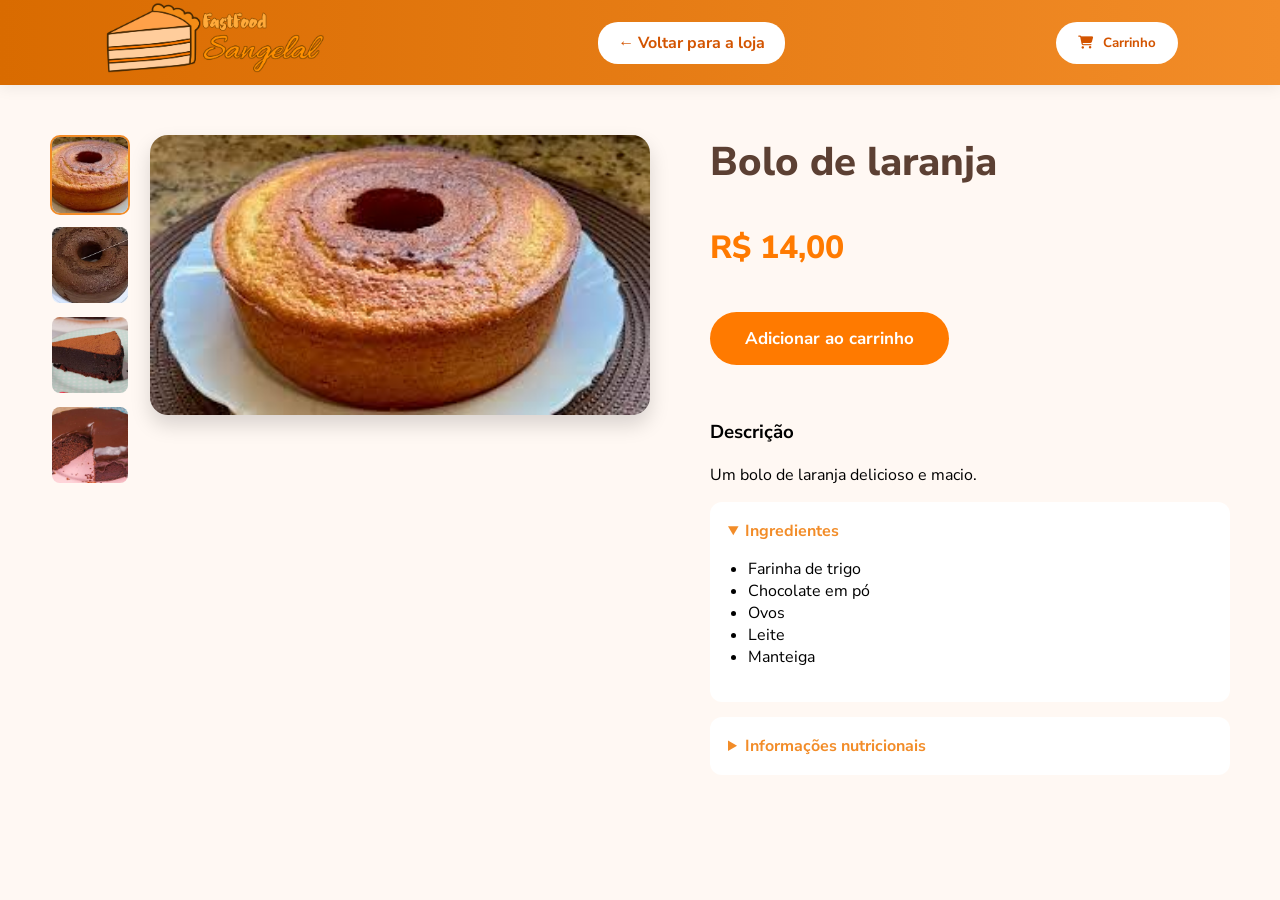
<file: paginas/laranja.html>
<!doctype html>
<html lang="pt-BR">
  <head>
    <meta charset="UTF-8" />
    <meta name="viewport" content="width=device-width, initial-scale=1.0" />
    <title>Bolo de laranja</title>

    <link
      rel="stylesheet"
      href="https://cdnjs.cloudflare.com/ajax/libs/font-awesome/6.7.2/css/all.min.css"
    />
    <link rel="preconnect" href="https://fonts.googleapis.com">
    <link rel="preconnect" href="https://fonts.gstatic.com" crossorigin>
    <link href="https://fonts.googleapis.com/css2?family=Nunito+Sans:wght@300;400;600;700;800&display=swap" rel="stylesheet">

    <link rel="stylesheet" href="../css/produtos.css" />
  </head>
  <body>
        <header class="logo">
      <a href="index.html" class="logo">
        <img src="../img/logo.png" alt="Logo: FastFood Sangelal" />
      </a>
      <a href="../index.html" class="btn-loja"> ← Voltar para a loja </a>
            <button id="abrirCarrinho" class="btn-carrinho">
        <i class="fa-solid fa-cart-shopping"></i>
        <span>Carrinho</span>
        <span id="contador-carrinho">0</span>
      </button>
    </header>

    <main class="produto">
      <div class="galeria">

        <div class="miniaturas">

          <img class="miniatura ativa" src="../img/laranja.jpg" alt="Foto 1">

          <img class="miniatura" src="../img/chocolate2.jpg" alt="Foto 2">
          <img class="miniatura" src="../img/chocolate3.jpg" alt="Foto 3">
          <img class="miniatura" src="../img/chocolate4.jpg" alt="Foto 4">
        </div>

        <div class="imagem-principal">
          <img id="imagemPrincipal" src="../img/laranja.jpg" alt="Bolo de laranja" />
        </div>
      </div>


      <div class="produto-info">
        <h1>Bolo de laranja</h1>
        <p class="preco">R$ 14,00</p>

        <button             
          class="btn-produto"
          data-id="6"
          data-categoria="bolo"
          data-nome="Bolo de laranja"
          data-preco="14"
          data-imagem="../img/laranja.jpg"
          >Adicionar ao carrinho</button>

              <h3>Descrição</h3>
        <p>Um bolo de laranja delicioso e macio. </p>

        <details open>
          <summary>
            Ingredientes
          </summary>
          <ul class="ingredientes">
            <li>Farinha de trigo</li>
            <li>Chocolate em pó</li>
            <li>Ovos</li>
            <li>Leite</li>
            <li>Manteiga</li>
          </ul>
        </details>

        <details>
          <summary>
            Informações nutricionais
          </summary>
          <table>
            <caption>
              Porção por embalagem: 8 porções
              Porção: 56g (1 fatia)
            </caption>

            <thead>
              <tr>
                <th scope="col"></th>
                <th scope="col">100g</th>
                <th scope="col">56g</th>
                <th scope="col">%VD</th>
              </tr>
            </thead>
            <tbody>
              <tr>
                <th scope="row">Valor energético (kcal)</th>
                <td>340</td>
                <td>190</td>
                <td>10</td>
              </tr>

              <tr>
                <th scope="row">Carboidratos totais (g)</th>
                <td>52</td>
                <td>29</td>
                <td>10</td>
              </tr>

              <tr>
                <th scope="row">Açúcares totais (g)</th>
                <td>28</td>
                <td>16</td>
                <td>-</td>
              </tr>

              <tr>
                <th scope="row">Açúcares adicionados (g)</th>
                <td>26</td>
                <td>15</td>
                <td>30</td>
              </tr>

              <tr>
                <th scope="row">Proteínas (g)</th>
                <td>6</td>
                <td>3</td>
                <td>4</td>
              </tr>

              <tr>
                <th scope="row">Gorduras totais (g)</th>
                <td>13</td>
                <td>7</td>
                <td>11</td>
              </tr>

              <tr>
                <th scope="row">Gorduras saturadas (g)</th>
                <td>2,5</td>
                <td>1,4</td>
                <td>7</td>
              </tr>

              <tr>
                <th scope="row">Gorduras trans (g)</th>
                <td>0</td>
                <td>0</td>
                <td>0</td>
              </tr>

              <tr>
                <th scope="row">Fibras alimentares (g)</th>
                <td>2</td>
                <td>1,1</td>
                <td>4</td>
              </tr>

              <tr>
                <th scope="row">Sódio (mg)</th>
                <td>120</td>
                <td>67</td>
                <td>3</td>
              </tr>

            </tbody>
          </table>
        </details>
        </div>
    </main>

    <aside id="carrinho">
      <div class="topo-carrinho">
        <h2>Seu carrinho</h2>

        <button id="fecharCarrinho">✕</button>
      </div>

      <div id="lista-carrinho">
        <!-- Lista vai vir do js -->
      </div>

      <div class="resumo">
        <div class="total-carrinho">
            <span>Total:</span>
            <span id="total">0,00</span>
        </div>
            <a id="finalizar" class="btn-aside" href="paginas/checkout.html">Finalizar compra</a>
          <button id="limpar-carrinho" class="btn-aside">🗑 Limpar Carrinho</button>
      </div>
    </aside>

    <script src="../js/carrinho.js"></script>
    <script src="../js/script.js"></script>
    <script src="..//js/produtos.js"></script>
  </body>
</html>
</file>
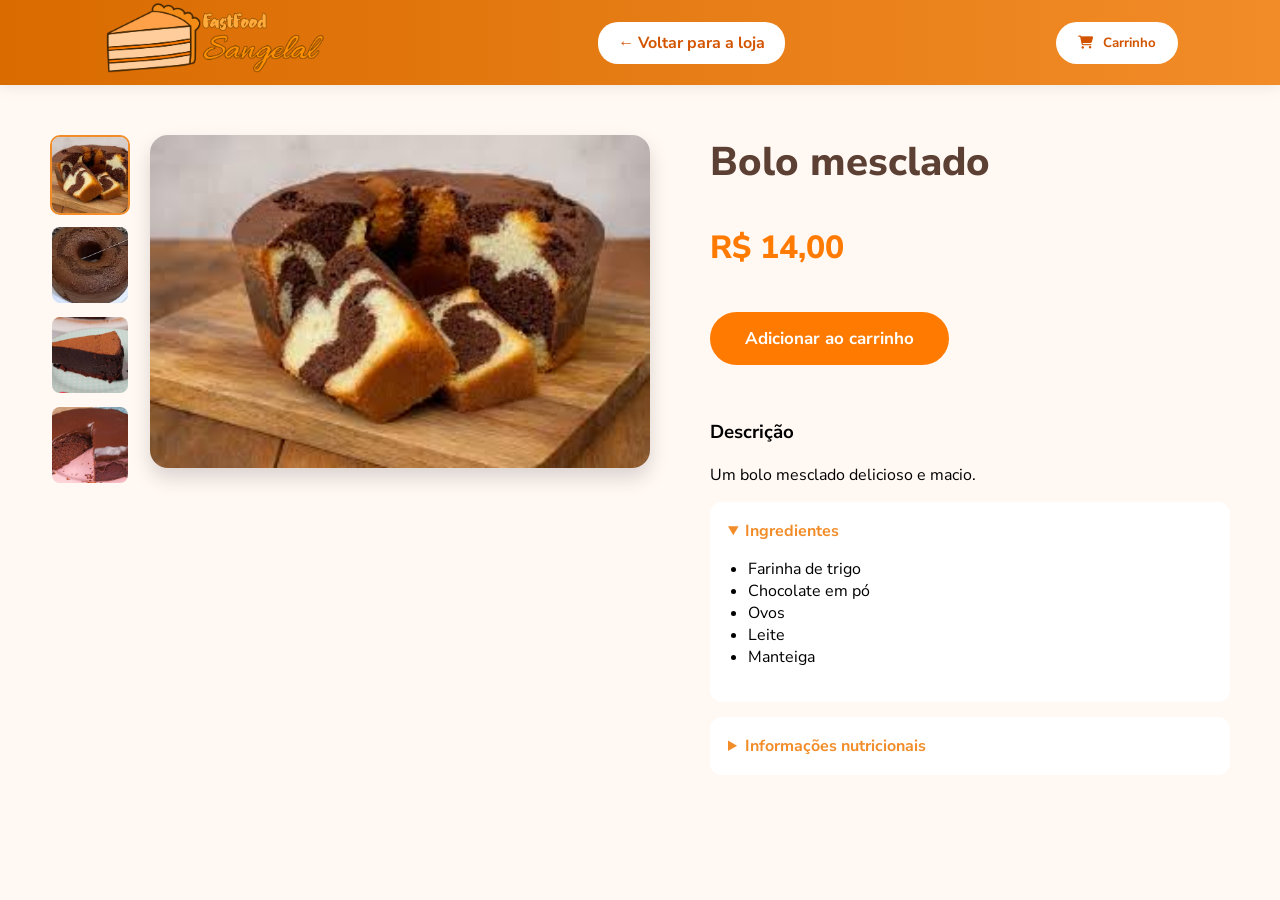
<file: paginas/mesclado.html>
<!doctype html>
<html lang="pt-BR">
  <head>
    <meta charset="UTF-8" />
    <meta name="viewport" content="width=device-width, initial-scale=1.0" />
    <title>Bolo mesclado</title>

    <link
      rel="stylesheet"
      href="https://cdnjs.cloudflare.com/ajax/libs/font-awesome/6.7.2/css/all.min.css"
    />
    <link rel="preconnect" href="https://fonts.googleapis.com">
    <link rel="preconnect" href="https://fonts.gstatic.com" crossorigin>
    <link href="https://fonts.googleapis.com/css2?family=Nunito+Sans:wght@300;400;600;700;800&display=swap" rel="stylesheet">

    <link rel="stylesheet" href="../css/produtos.css" />
  </head>
  <body>
        <header class="logo">
      <a href="index.html" class="logo">
        <img src="../img/logo.png" alt="Logo: FastFood Sangelal" />
      </a>
      <a href="../index.html" class="btn-loja"> ← Voltar para a loja </a>
            <button id="abrirCarrinho" class="btn-carrinho">
        <i class="fa-solid fa-cart-shopping"></i>
        <span>Carrinho</span>
        <span id="contador-carrinho">0</span>
      </button>
    </header>

    <main class="produto">
      <div class="galeria">

        <div class="miniaturas">

          <img class="miniatura ativa" src="../img/mesclado.jpg" alt="Foto 1">

          <img class="miniatura" src="../img/chocolate2.jpg" alt="Foto 2">
          <img class="miniatura" src="../img/chocolate3.jpg" alt="Foto 3">
          <img class="miniatura" src="../img/chocolate4.jpg" alt="Foto 4">
        </div>

        <div class="imagem-principal">
          <img id="imagemPrincipal" src="../img/mesclado.jpg" alt="Bolo mesclado" />
        </div>
      </div>


      <div class="produto-info">
        <h1>Bolo mesclado</h1>
        <p class="preco">R$ 14,00</p>

        <button             
          class="btn-produto"
          data-id="8"
          data-categoria="bolo"
          data-nome="Bolo mesclado"
          data-preco="14"
          data-imagem="../img/mesclado.jpg"
          >Adicionar ao carrinho</button>

              <h3>Descrição</h3>
        <p>Um bolo mesclado delicioso e macio. </p>

        <details open>
          <summary>
            Ingredientes
          </summary>
          <ul class="ingredientes">
            <li>Farinha de trigo</li>
            <li>Chocolate em pó</li>
            <li>Ovos</li>
            <li>Leite</li>
            <li>Manteiga</li>
          </ul>
        </details>

        <details>
          <summary>
            Informações nutricionais
          </summary>
          <table>
            <caption>
              Porção por embalagem: 8 porções
              Porção: 56g (1 fatia)
            </caption>

            <thead>
              <tr>
                <th scope="col"></th>
                <th scope="col">100g</th>
                <th scope="col">56g</th>
                <th scope="col">%VD</th>
              </tr>
            </thead>
            <tbody>
              <tr>
                <th scope="row">Valor energético (kcal)</th>
                <td>340</td>
                <td>190</td>
                <td>10</td>
              </tr>

              <tr>
                <th scope="row">Carboidratos totais (g)</th>
                <td>52</td>
                <td>29</td>
                <td>10</td>
              </tr>

              <tr>
                <th scope="row">Açúcares totais (g)</th>
                <td>28</td>
                <td>16</td>
                <td>-</td>
              </tr>

              <tr>
                <th scope="row">Açúcares adicionados (g)</th>
                <td>26</td>
                <td>15</td>
                <td>30</td>
              </tr>

              <tr>
                <th scope="row">Proteínas (g)</th>
                <td>6</td>
                <td>3</td>
                <td>4</td>
              </tr>

              <tr>
                <th scope="row">Gorduras totais (g)</th>
                <td>13</td>
                <td>7</td>
                <td>11</td>
              </tr>

              <tr>
                <th scope="row">Gorduras saturadas (g)</th>
                <td>2,5</td>
                <td>1,4</td>
                <td>7</td>
              </tr>

              <tr>
                <th scope="row">Gorduras trans (g)</th>
                <td>0</td>
                <td>0</td>
                <td>0</td>
              </tr>

              <tr>
                <th scope="row">Fibras alimentares (g)</th>
                <td>2</td>
                <td>1,1</td>
                <td>4</td>
              </tr>

              <tr>
                <th scope="row">Sódio (mg)</th>
                <td>120</td>
                <td>67</td>
                <td>3</td>
              </tr>

            </tbody>
          </table>
        </details>
        </div>
    </main>

    <aside id="carrinho">
      <div class="topo-carrinho">
        <h2>Seu carrinho</h2>

        <button id="fecharCarrinho">✕</button>
      </div>

      <div id="lista-carrinho">
        <!-- Lista vai vir do js -->
      </div>

      <div class="resumo">
        <div class="total-carrinho">
            <span>Total:</span>
            <span id="total">0,00</span>
        </div>
            <a id="finalizar" class="btn-aside" href="paginas/checkout.html">Finalizar compra</a>
          <button id="limpar-carrinho" class="btn-aside">🗑 Limpar Carrinho</button>
      </div>
    </aside>

    <script src="../js/carrinho.js"></script>
    <script src="../js/script.js"></script>
    <script src="..//js/produtos.js"></script>
  </body>
</html>
</file>
<file: css/style.css>
/* base do site */
*{
  font-family: "Nunito Sans", sans-serif;
  box-sizing: border-box;
}

h1{
  font-size: 3rem;
  font-weight: 800;
}

h2{
  font-size: 2rem;
  font-weight: 700;
}

p{
  font-size: 1rem;
  font-weight: 400;
}

button{
  font-weight: 700; 
}

header {
position: sticky;
top: 0;
z-index: 1000;
display: flex;
justify-content: space-between;
align-items: center;
padding: 8px 8%;
background: linear-gradient(90deg,#d96b00,#F28C28);
backdrop-filter: blur(8px);
box-shadow: 0 2px 15px rgba(0, 0, 0, .08);
}

body {
  margin: 0;
  background: #fff8f2;
  font-family: Arial, Helvetica, sans-serif;
}

/* logo do site */

.logo {
  display: flex;
  align-items: center;
  gap: 15px;
}

.logo img {
  height: 120px;
  width: auto;
}

.logo-texto p {
  margin: 0;
  color: #fff4e6;
  font-size: 15px;
  font-style: italic;
  text-decoration: none;
}

/* botões do menu */

.menu {
  position: relative;
}

.menu button {
  background: #fff;
  color: #d35400;
  border: none;
  padding: 10px 20px;
  border-radius: 20px;
  font-weight: bold;
  cursor: pointer;
  transition: 0.3s;
}

.menu button:hover {
  background: #ffe6d5;
  transform: translateY(-2px);
}

.endereco-box {
  display: none;
  position: absolute;
  top: 40px;
  right: 0;
  background: white;
  border: 1px solid #ddd;
  border-radius: 8px;
  padding: 10px;
  width: 180px;
  box-shadow: 0 4px 10px rgba(0, 0, 0, 0.1);
  font-size: 14px;
}

.btn-carrinho {
  display: flex;
  align-items: center;
  gap: 10px;
  padding: 12px 22px;
  border: none;
  border-radius: 40px;
  background: white;
  color: #d35400;
  font-weight: bold;
  cursor: pointer;
  transition: 0.3s;
}

.btn-carrinho:hover {
  transform: translateY(-2px);

  box-shadow: 0 5px 12px rgba(0, 0, 0, 0.15);
}

/* banner do site */

.hero{
  display: flex;
  align-items: center;
  justify-content: space-between;
  gap: 60px;
  padding: 70px 8%;
}

.hero-texto{
  flex: 1;
}

.hero-imagem{
  flex: 1;
}

.hero-imagem img{
  width: 100%;
  height: 300px;
  border-radius: 20px;
  box-shadow: 0 20px 40px rgba(0, 0, 0, .15);
}

.botao-banner{
  background: #F28C28;
  color: white;
  padding: 16px 35px;
  border-radius: 50px;
  text-decoration: none;
  font-weight: 600;
  transition: .3s;
}

.botao-banner:hover{
  transform: translateY(-3px);
  background: #d96b00;
}

/* card de vantagens */

.vantagens{
  display: flex;
  justify-content: space-between;
  gap: 25px;
  max-width: 1200px;
  margin: 60px auto;
  padding: 0 20px;
}

.vantagem{
  flex: 1;
  background: white;
  border-radius: 10px;
  padding: 15px;
  text-align: center;
  box-shadow: 0 8px 25px rgba(0, 0, 0, .08);
}

.vantagem span{
  font-size: 27px;
}

.vantagem h3{
  margin: 8px 0 3px;
  font-size: 1.2rem;
  color: #F28C28;
}

/* produtos */

.produtos {
  display: flex;
  flex-wrap: wrap;
  justify-content: center;
  gap: 30px;
  padding: 40px;
}

/* card dos bolos */

.card {
  width: 280px;
  background: #ddd;
  border-radius: 18px;
  overflow: hidden;
  box-shadow: 0 10px 25px rgba(0, 0, 0, 0.08);
  transition: 0.3s;
}

.card:hover {
  transform: translateY(-8px);
  box-shadow: 0 18px 35px rgba(0, 0, 0, .15);
}

.imagem-card{
  position: relative;
  overflow: hidden;
}

.imagem-card img {
  width: 100%;
  height: 240px;
  object-fit: cover;
  display: block;
  transition: 0.4s;
}

.imagem-card img:hover {
  transform: scale(1.05);
}

.badge{
  position: absolute;
  top: 15px;
  left: 15px;
  z-index: 2;
  background:#F28C28;
  color: white;
  padding: 8px 14px;
  border-radius: 25px;
  font-size: .8rem;
  font-weight: 700;
}

.info-card{
  padding: 22px;
}

.card h3 a {
  color: #333;
  font-size: 1.35rem;
  font-weight: 800;
  text-decoration: none;
  transition: 0.3s;
  margin: 15px 0 8px;
  margin-bottom: 10px;
}

.card h3 a:hover {
  color: #d35400;
}

.preco{
  display: block;
  font-size: 1.6rem;
  font-weight: 800;
  color: #F28C28;
  margin-bottom: 20px;
}

.btn-produto {
  width: 100%;
  padding: 15px;
  box-sizing: border-box;
  border: none;
  border-radius: 12px;
  background-color: #F28C28;
  color: #ddd;
  font-size: 1rem;
  font-weight: 700;
  cursor: pointer;
  transition: 0.3s;
}

.btn-produto:hover {
  background: #d96b00;
  transform: translateY(-2px);
}

/* aside do carinho */

#carrinho {
  position: fixed;
  right: -350px;
  top: 40px;
  width: 320px;
  height: 100vh;
  background: white;
  padding: 60px 10px;
  box-sizing: border-box;
  box-shadow: -8px 0 20px rgba(0, 0, 0, 0.2);
  overflow-y: auto;
  scrollbar-width: thin;
  scrollbar-color: #ff8c42 #f5f5f5;
  transition: 0.4s;
}

#carrinho.aberto {
  right: 0;
}

.topo-carrinho {
  display: flex;
  justify-content: space-between;
  align-items: center;
  margin-top: 25px;
}

.topo-carrinho h2{
  color: #d35400;
}

.item-carrinho{
  display: grid;
  justify-content: space-between;
  align-items: center;
  grid-template-columns:1fr 110px 90px;
}

.nome-produto{
  width: 160px;
}

.acoes-produto{
  display: flex;
  flex-direction: column;
  align-items: center;
  gap: 8px;
  width: 120px;
}

.controle-quantidade{
  display: flex;
  padding-right: 15px;
  margin-top: 10px;
  align-items: center;
}

.controle-quantidade button{
  display: inline-block;
  width: 24px;
  height: 24px;
  border: none;
  border-radius: 10px;
  background: #ff8c42;
  color: white;
  font-size: 1.2rem;
  font-weight: bold;
  cursor: pointer;
  transition: .2s;
}

.controle-quantidade button:hover{
  transform: scale(1.08);
  filter: brightness(.92);
}

.controle-quantidade button:active{
  transform: scale(.95);
}

.controle-quantidade span{
  min-width: 30px;
  text-align: center;
  font-weight: bold;
  font-size: 1rem;
}

.img-carrinho{
  display: flex;
  width: 80px;
  height: 80px;
  border-radius: 20px;
  object-fit: cover;
}

.resumo {
  margin-top: 20px;
  padding-top: 20px;
  border-top: 1px solid #ddd;
}

.total-carrinho{
  display: flex;
  justify-content: space-between;
  align-items: center;
  margin-bottom: 20px;
}

#total{
  font-size: 1.5rem;
  font-weight: bold;
  color: #d35400;
}

.btn-aside{
  display: block;
  width: 100%;
  padding: 14px;
  border-radius: 12px;
  font-size: 1rem;
  font-weight: bold;
  text-align: center;
  text-decoration: none;
  cursor: pointer;
  transition: .2s;
  margin-bottom: 10px;
}

.btn-aside:active{
  transform: scale(.98);
}

#finalizar{
  background: #ff8c42;
  color: white;
  border: none;
}

#finalizar:hover{
  background: #f17722;
  transform: translateY(-2px);
}

#limpar-carrinho{
  background: white;
  color: #ff8c42;
  border: 2px solid #ff8c42;
}

#limpar-carrinho:hover{
  background: #fff3ea;
  transform: translateY(-2px);
}

#fecharCarrinho {
  border: none;
  background: transparent;
  font-size: 28px;
  cursor: pointer;
  transition: 0.3s;
}

#fecharCarrinho:hover {
  color: #d35400;
  transform: rotate(90deg);
}

#contador-carrinho{
  background: #d35400;
  color: white;
  border-radius: 50%;
  min-width: 20px;
  height: 20px;
  display: flex;
  justify-content: center;
  align-content: center;
  font-size: 12px;
  font-weight: bold;
  margin-left: 8px;
  flex-shrink: 0;
}

/* barra de rolagem do aside */

#carrinho::-webkit-scrollbar{
  width: 6px;
}

#carrinho::-webkit-scrollbar-track{
  background: #f5f5f5;
  border-radius: 10px;
}

#carrinho::-webkit-scrollbar-thumb{
  background: #ff8c42;
  border-radius: 10px;
}

#carrinho::-webkit-scrollbar-thumb:hover{
  background: #f17722;
}

/* RESPONSIVO */
@media (max-width: 768px){
  header{
    display: flex;
    flex-direction: column;
    align-items: center;
    gap: 15px;
    padding: 15px;
  }

  h1{
    font-size: 2rem;
  }

  h2{
    font-size: 1.6rem;
  }

  img{
    max-width: 100%;
    height: auto;
  }

  main{
    padding: 15px;
  }

  section{
    padding: 20px 15px;
  }

  aside{
    max-width: 100%;
    z-index: 50;
  }

  .logo{
    justify-content: center;
    text-align: center;
  }

  .logo img{
    width: 100px;
    height: 72px;
  }

  .nav{
    width: 100%;
  }

  .nav button{
    display: flex;
    justify-content: center;
    gap: 15px;
    flex-wrap: wrap;
  }

  .carrinho{
    width: 100%;
    display: flex;
    justify-content: center;
  }

  .btn-carrinho{
    width: 100%;
    max-width: 250px;
  }

  .produtos{
    grid-template-columns: repeat(2,1fr);
    gap: 15px;
  }

  .card{
    padding: 15px;
  }

  .card img{
    width: 100%;
    height: 130px;
    object-fit: cover;
  }

  .card h3{
    font-size: 1rem;
  }

  .preco{
    font-size: 1.1rem;
  }

  .card button{
    width: 100%;
  }
}
</file>
<file: css/produtos.css>
/* base do site */

*{
  font-family: "Nunito Sans", sans-serif;
  box-sizing: border-box;
}

h1{
  font-size: 3rem;
  font-weight: 800;
}

h2{
  font-size: 2rem;
  font-weight: 700;
}

p{
  font-size: 1rem;
  font-weight: 400;
}

button{
  font-weight: 700; 
}

body {
  margin: 0;
  background: #fff8f3;
}

/* header */

header {
position: sticky;
top: 0;
max-height: 85px;
z-index: 1000;
display: flex;
justify-content: space-between;
align-items: center;
padding: 8px 8%;
background: linear-gradient(90deg,#d96b00,#F28C28);
backdrop-filter: blur(8px);
box-shadow: 0 2px 15px rgba(0, 0, 0, .08);
}

.logo {
  display: flex;
  align-items: center;
  gap: 15px;
}

.logo img {
  height: 120px;
  width: auto;
}

.btn-loja {
  background: #fff;
  color: #d35400;
  border: none;
  padding: 10px 20px;
  border-radius: 20px;
  font-weight: bold;
  cursor: pointer;
  transition: 0.3s;
  text-decoration: none;
}

.btn-loja:hover{
    background: #ffe6d5;
  transform: translateY(-2px);
}

.btn-carrinho {
  display: flex;
  align-items: center;
  gap: 10px;
  padding: 12px 22px;
  border: none;
  border-radius: 40px;
  background: white;
  color: #d35400;
  font-weight: bold;
  cursor: pointer;
  transition: 0.3s;
}

.btn-carrinho:hover {
  transform: translateY(-2px);

  box-shadow: 0 5px 12px rgba(0, 0, 0, 0.15);
}

/* fotos do produto */

.produto {
  display: flex;
  justify-content: center;
  align-items: flex-start;
  gap: 60px;
  padding: 50px;
}

.galeria {
  display: flex;
  gap: 20px;
  align-items: flex-start;
}

.imagem-principal img {
  width: 500px;
  max-width: 100%;
  border-radius: 18px;
  box-shadow: 0 10px 20px rgba(0, 0, 0, 0.15);
  display: block;
}

.fadeIn{
  animation: fadeIn .3s;
}

@keyframes fadeIn{
  from {opacity: 0;}
  to {opacity: 1;}
}

.miniaturas{
  display: flex;
  flex-direction: column;
  gap: 10px;
}

.miniatura{
  width: 80px;
  height: 80px;
  object-fit: cover;
  border-radius: 10px;
  cursor: pointer;
  border: 2px solid transparent;
  transition: .3s;
}

.miniatura:hover{
  transform: scale(1.05);
}

.miniatura.ativa{
  border: 2px solid #F28C28;
}

/* infotmações e preço */

.produto-info {
  margin-top: -27px;
  flex: 1;
}

.produto-info h1 {
  font-size: 40px;
  color: #5c4033;
}

.preco {
  font-size: 2rem;
  color: #ff7a00;
  font-weight: 800;
  line-height: 1.7;
}

.btn-produto {
  margin-top: 5px;
  margin-bottom: 35px;
  padding: 15px 35px;
  border: none;
  border-radius: 30px;
  background: #ff7a00;
  color: white;
  font-size: 17px;
  cursor: pointer;
  transition: 0.3s;
}

.btn-produto:hover {
  transform: translateY(-3px);
  background: #ff8d1f;
}

/* ingredientes/tabela */

.ingredientes {
  padding-left: 20px;
}

details{
  background: white;
  border-radius: 12px;
  padding: 18px;
  margin-bottom: 15px;
}

summary{
  cursor:pointer;
  font-weight: 700;
  color: #F28C28;
  cursor: pointer;
}

summary:hover{
  text-decoration: underline;
}

details[open]{
  box-shadow: 0 px 20px rgba(0, 0, 0, .08);
}

/* tabela nutricional */

table{
  border-collapse: collapse;
  border: 1px solid rgb(140, 140, 140);
  font-size: 0.8rem;
}

caption{
  padding: 10px;
  font-weight: bold;
}

thead{
  background-color: rgb(288, 240, 245);
}

th,
td{
  border: 1px solid rgb(160, 160, 160);
  border-bottom: 1px solid rgb(160, 160, 160);
  padding: 4px 5px;
  text-align: center;
}

tbody > tr:nth-of-type(even){
  background-color: rgb(237, 238, 242);
}

/* aside carrinho */

#carrinho {
  position: fixed;
  right: -350px;
  top: 40px;
  width: 320px;
  height: 100vh;
  background: white;
  padding: 25px 10px;
  box-sizing: border-box;
  box-shadow: -8px 0 20px rgba(0, 0, 0, 0.2);
  overflow-y: auto;
  scrollbar-width: thin;
  scrollbar-color: #ff8c42 #f5f5f5;
  transition: 0.4s;
}

#carrinho.aberto {
  right: 0;
}

.topo-carrinho {
  display: flex;
  justify-content: space-between;
  align-items: center;
}

.topo-carrinho h2{
  color: #d35400;
}

.item-carrinho{
  display: grid;
  justify-content: space-between;
  align-items: center;
  grid-template-columns:1fr 110px 90px;
}

.nome-produto{
  width: 160px;
}

.acoes-produto{
  display: flex;
  flex-direction: column;
  align-items: center;
  gap: 8px;
  width: 120px;
}

.controle-quantidade{
  display: flex;
  padding-right: 15px;
  margin-top: 10px;
  align-items: center;
}

.controle-quantidade button{
  display: inline-block;
  width: 24px;
  height: 24px;
  border: none;
  border-radius: 10px;
  background: #ff8c42;
  color: white;
  font-size: 1.2rem;
  font-weight: bold;
  cursor: pointer;
  transition: .2s;
}

.controle-quantidade button:hover{
  transform: scale(1.08);
  filter: brightness(.92);
}

.controle-quantidade button:active{
  transform: scale(.95);
}

.controle-quantidade span{
  min-width: 30px;
  text-align: center;
  font-weight: bold;
  font-size: 1rem;
}

.img-carrinho{
  display: flex;
  width: 80px;
  height: 80px;
  border-radius: 20px;
  object-fit: cover;
}

.resumo {
  margin-top: 20px;
  padding-top: 20px;
  border-top: 1px solid #ddd;
}

.total-carrinho{
  display: flex;
  justify-content: space-between;
  align-items: center;
  margin-bottom: 20px;
}

#total{
  font-size: 1.5rem;
  font-weight: bold;
  color: #d35400;
}

.btn-aside{
  display: block;
  width: 100%;
  padding: 14px;
  border-radius: 12px;
  font-size: 1rem;
  font-weight: bold;
  text-align: center;
  text-decoration: none;
  cursor: pointer;
  transition: .2s;
  margin-bottom: 10px;
}

.btn-aside:active{
  transform: scale(.98);
}

#finalizar{
  background: #ff8c42;
  color: white;
  border: none;
}

#finalizar:hover{
  background: #f17722;
  transform: translateY(-2px);
}

#limpar-carrinho{
  background: white;
  color: #ff8c42;
  border: 2px solid #ff8c42;
}

#limpar-carrinho:hover{
  background: #fff3ea;
  transform: translateY(-2px);
}

#fecharCarrinho {
  border: none;
  background: transparent;
  font-size: 28px;
  cursor: pointer;
  transition: 0.3s;
}

#fecharCarrinho:hover {
  color: #d35400;
  transform: rotate(90deg);
}

#contador-carrinho{
  background: #d35400;
  color: white;
  border-radius: 50%;
  min-width: 20px;
  height: 20px;
  display: flex;
  justify-content: center;
  align-content: center;
  font-size: 12px;
  font-weight: bold;
  margin-left: 8px;
  flex-shrink: 0;
}

/* barra de rolagem do aside */

#carrinho::-webkit-scrollbar{
  width: 6px;
}

#carrinho::-webkit-scrollbar-track{
  background: #f5f5f5;
  border-radius: 10px;
}

#carrinho::-webkit-scrollbar-thumb{
  background: #ff8c42;
  border-radius: 10px;
}

#carrinho::-webkit-scrollbar-thumb:hover{
  background: #f17722;
}
</file>
<file: css/checkout.css>
*{
    font-family: "Nunito Sans", sans-serif;
    box-sizing: border-box;
}

h1{
    font-size: 3rem;
    font-weight: 800;
}

h2{
    font-size: 2rem;
    font-weight: 700;
}

p{
    font-size: 1rem;
    font-weight: 400;
}

button{
    font-weight: 700; 
}

body{
    margin: 0;
}

header {
position: sticky;
height: 90px;
top: 0;
z-index: 1000;
display: flex;
justify-content: space-between;
align-items: center;
padding: 8px 8%;
background: linear-gradient(90deg,#d96b00,#F28C28);
backdrop-filter: blur(8px);
box-shadow: 0 2px 15px rgba(0, 0, 0, .08);
}

.logo {
  display: flex;
  align-items: center;
  gap: 15px;
}

.logo img {
  height: 120px;
  width: auto;
}

.logo-texto p {
  margin: 0;
  color: #fff4e6;
  font-size: 15px;
  font-style: italic;
  text-decoration: none;
}

.menu {
  position: relative;
}

.menu button {
  background: #fff;
  color: #d35400;
  border: none;
  padding: 10px 20px;
  border-radius: 20px;
  font-weight: bold;
  cursor: pointer;
  transition: 0.3s;
}

.menu button:hover {
  background: #ffe6d5;
  transform: translateY(-2px);
}

.endereco-box {
  display: none;
  position: absolute;
  top: 40px;
  right: 0;
  background: white;
  border: 1px solid #ddd;
  border-radius: 8px;
  padding: 10px;
  width: 180px;
  box-shadow: 0 4px 10px rgba(0, 0, 0, 0.1);
  font-size: 14px;
}

/* carrinho */

.checkout {
    max-width: 1200px;
    margin: auto;
    display: grid;
    grid-template-columns: 2fr 1fr;
    gap: 30px;
    padding: 20px;
    align-items: start;
}

.resumo-pedido{
    position: sticky;
    background: white;
    border-radius: 20px;
    padding: 25px;
    box-shadow: 0 5px 15px rgba(0, 0, 0, .8);
    top: 100px;
}

.dados-entrega {
    background: white;
    border-radius: 20px;
    padding: 25px;
    box-shadow: 0 5px 15px rgba(0, 0, 0, .8);
}

.resumo-pedido h2{
    margin-bottom: 20px;
}

.produto-checkout {
    display: grid;
    justify-content: space-between;
    align-items: center;
    grid-template-columns: 1fr 110px 90px;
}

.nome-produto{
    width: 160px;
}

.controle-quantidade{
    display: flex;
    flex-direction: row;
    align-items: center;
    gap: 8px;
    width: 120px;
}

.controle-quantidade span{
    border-top: 1px solid #ccc;
}

.img-carrinho{
    display: flex;
    width: 100px;
    height: 100px;
    border-radius: 20px;
    object-fit: cover;
}

.totais{
    display: flex;
    justify-content: space-between;
    align-items: center;
    margin-top: 10px;
}

#total-checkout{
    color: #ff8c42;
    font-size: 1.8rem;
    font-weight: 700;
}

/* area do usuario */

label{
    margin-bottom: 6px;
}

input,
select {
    width: 100%;
    padding: 12px;
    margin-top: 6px;
    margin-bottom: 18px;
    border-radius: 10px;
    border: 1px solid #ddd;
    font-size: 1rem;
    box-sizing: border-box;
}

input:focus,
select:focus{
    outline: none;
    border-color: #ff8c42;
    box-shadow: 0 0 0 3px rgba(255, 140, 66, .2);
}

textarea{
    resize: vertical;
    min-height: 14px;
}

/* botão whatsapp */

#finalizar-pedido {
    width: 100%;
    padding: 16px;
    font-size: 18px;
    font-weight: bold;
    border: none;
    border-radius: 10px;
    cursor: pointer;
    background: #0fa723;
    color: white;
    transition: .3s;
}

#finalizar-pedido:hover {
    transform: scale(1.02);
    background: #0dd428;
}
</file>
